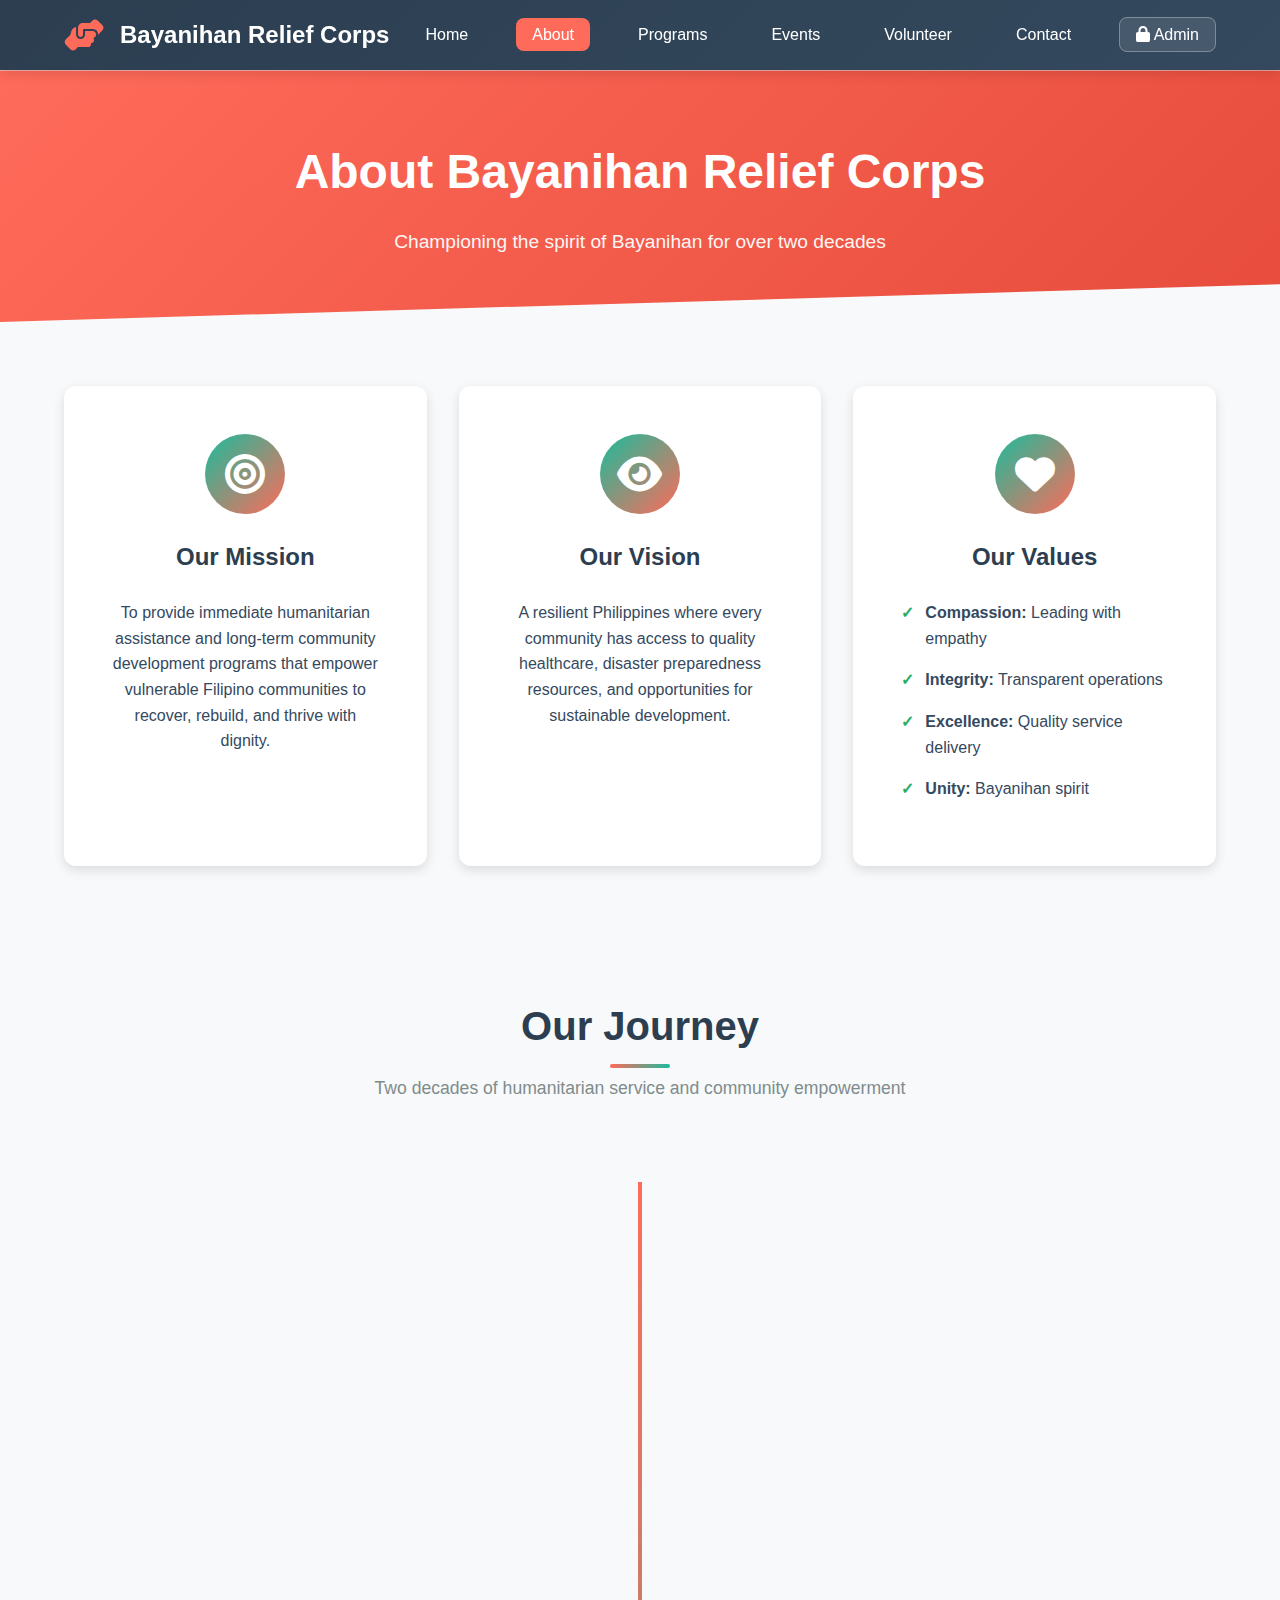
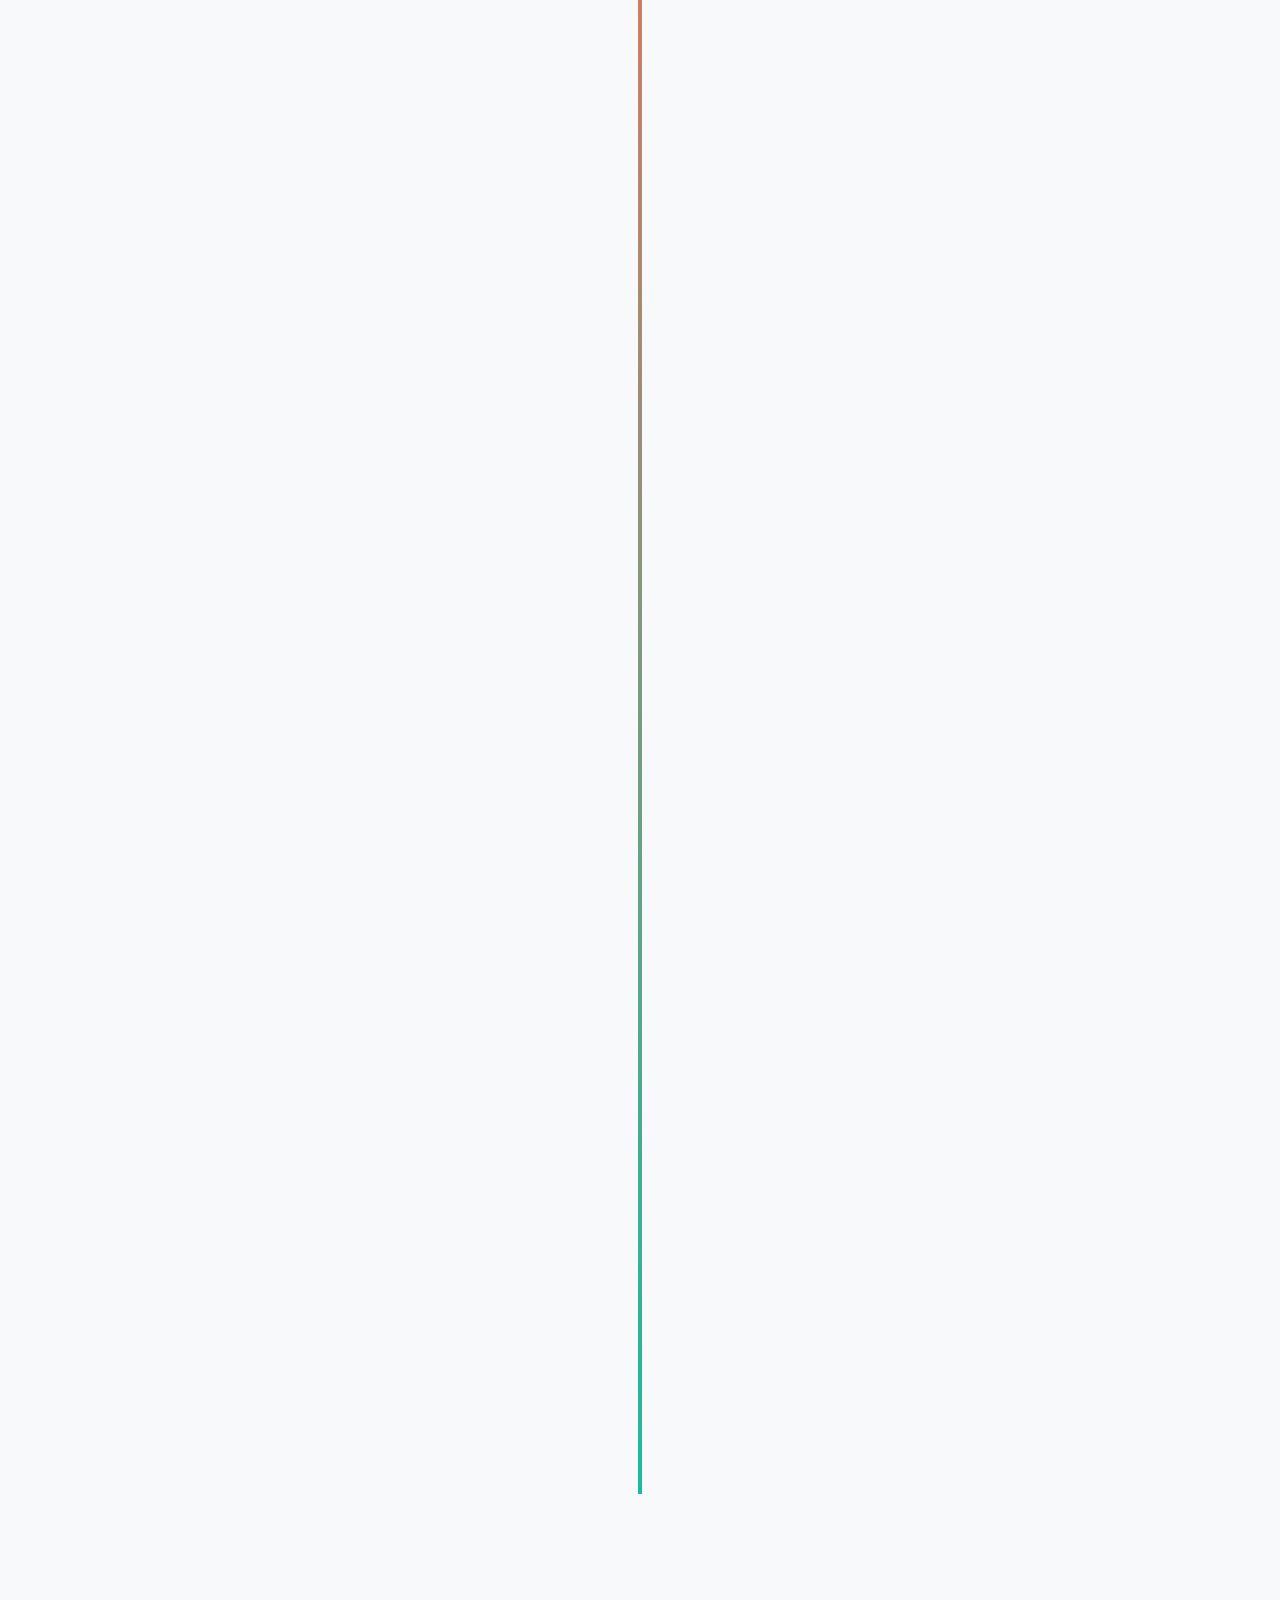
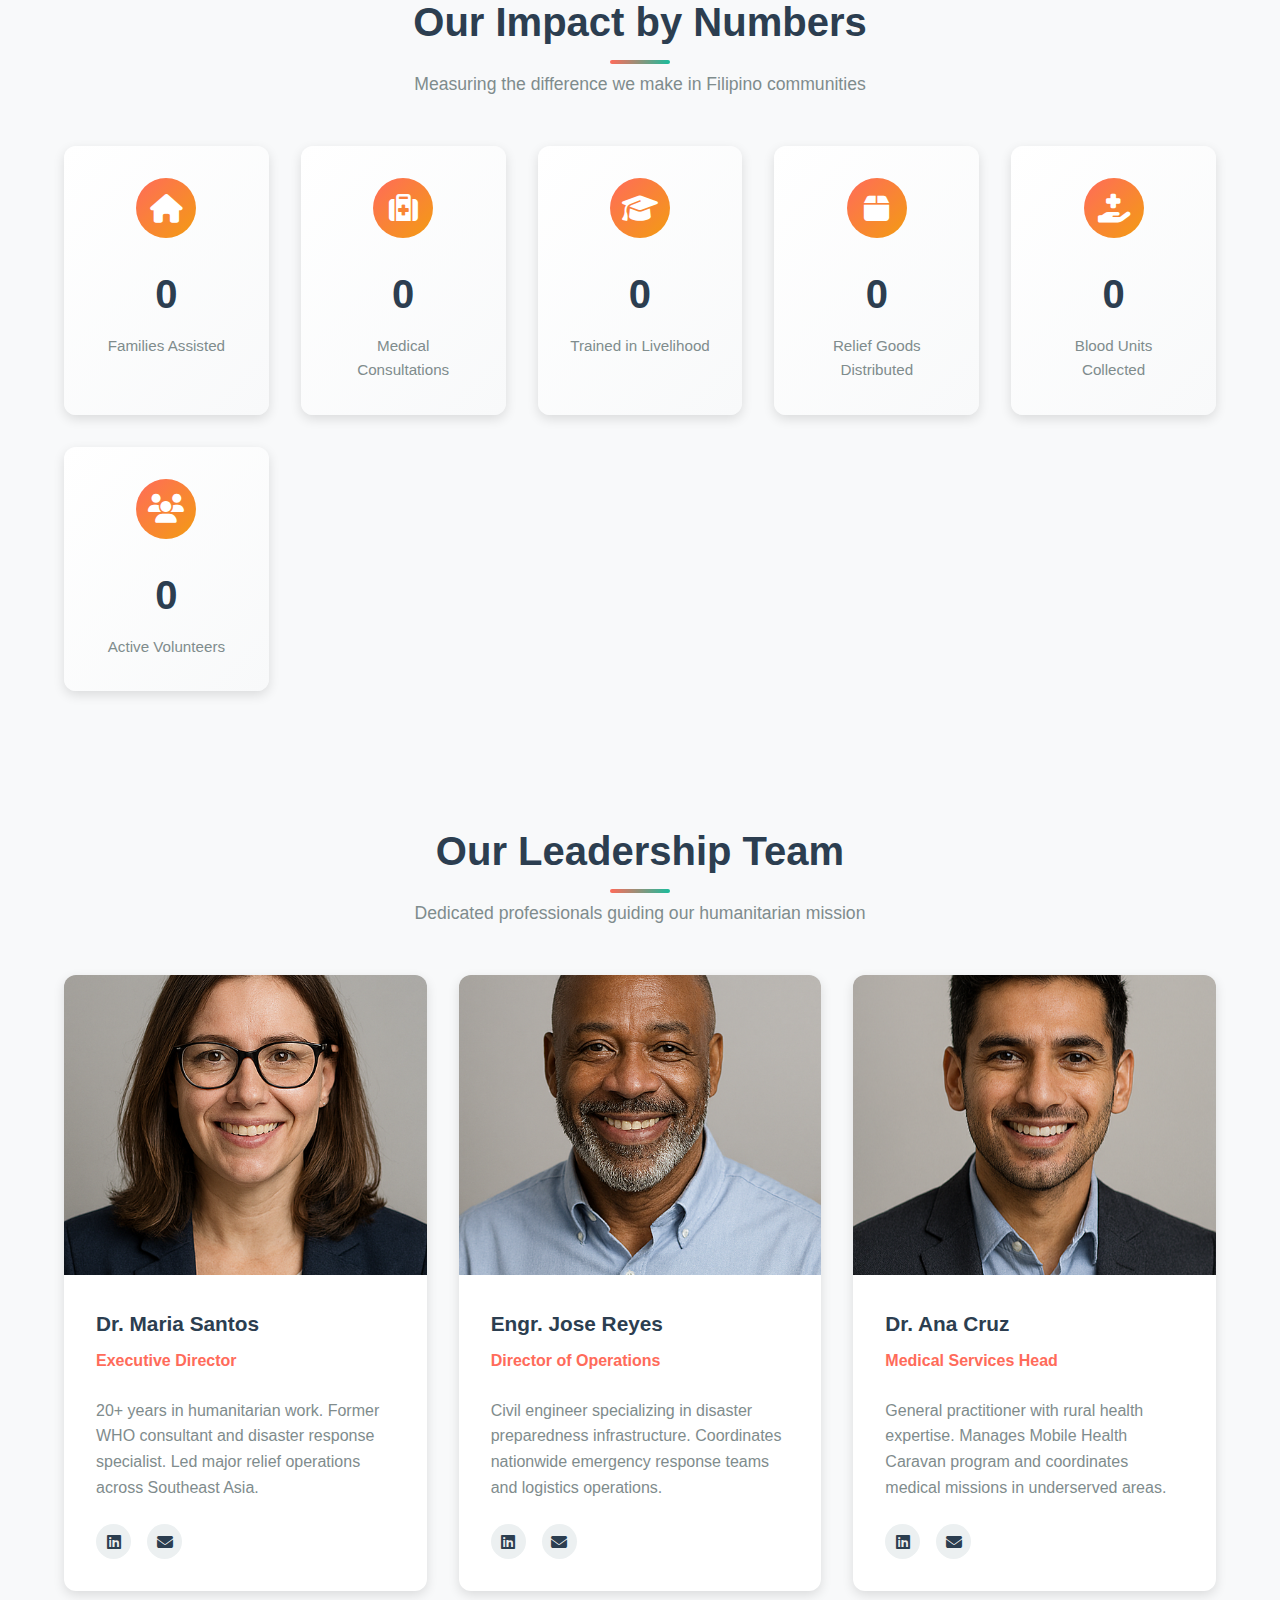
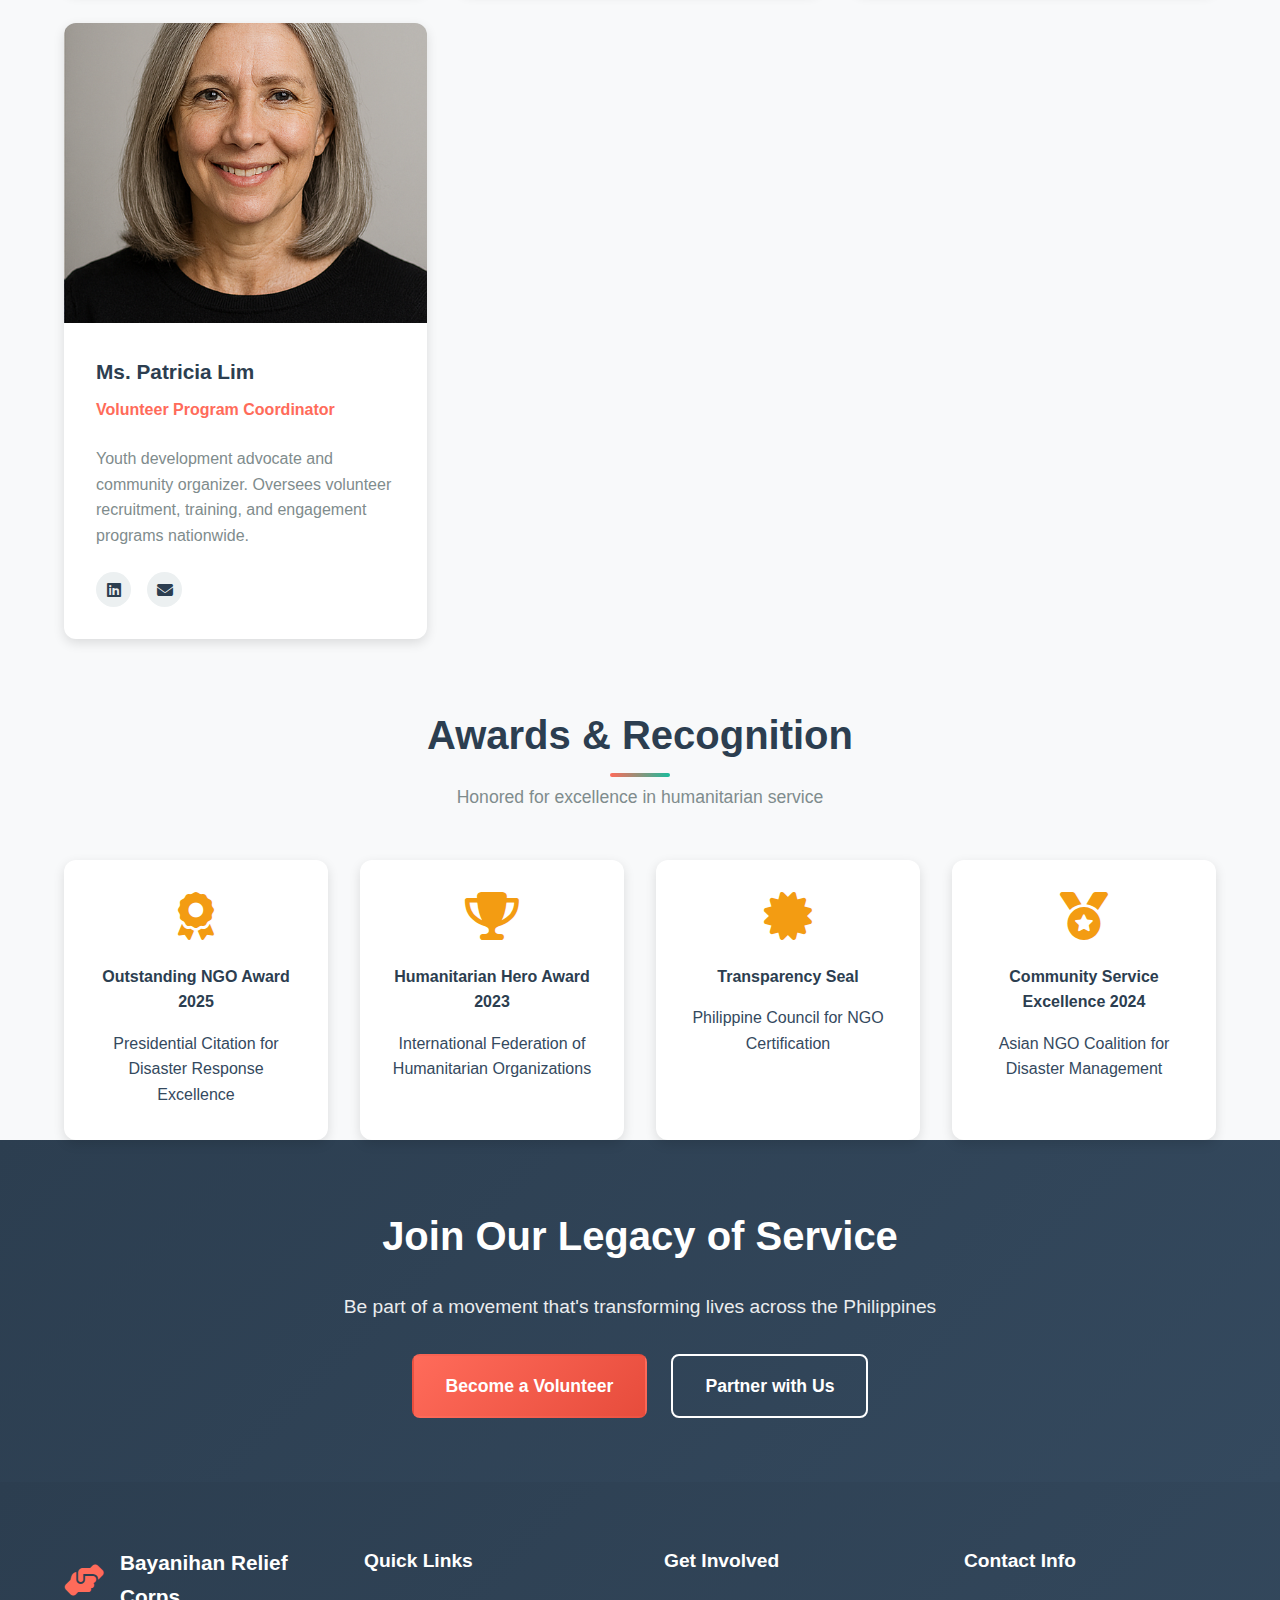
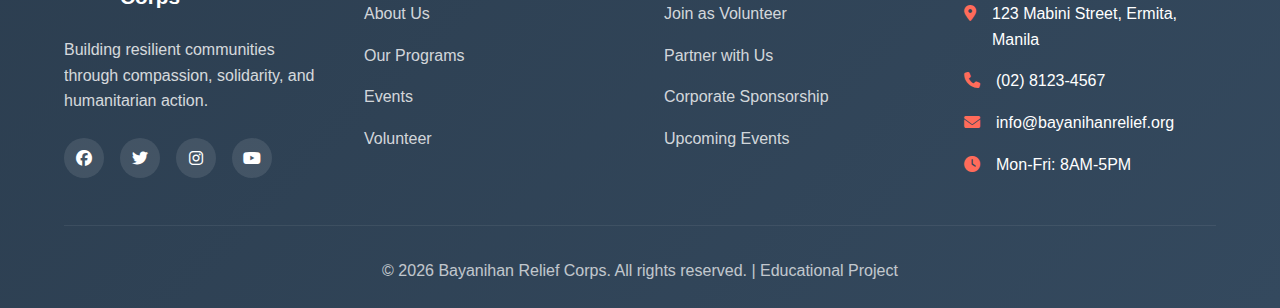
<file: about.html>
<!DOCTYPE html>
<html lang="en">
<head>
    <meta charset="UTF-8">
    <meta name="viewport" content="width=device-width, initial-scale=1.0">
    <title>About Us - Bayanihan Relief Corps</title>
    <meta name="description" content="Learn about Bayanihan Relief Corps' mission, vision, and dedicated team working for humanitarian causes.">
    <link rel="stylesheet" href="css/style.css">
    <link rel="stylesheet" href="https://cdnjs.cloudflare.com/ajax/libs/font-awesome/6.4.0/css/all.min.css">
</head>
<body>
    <!-- Navigation -->
    <nav class="navbar">
        <div class="container nav-container">
            <div class="logo">
                <i class="fas fa-hands-helping"></i>
                <span class="logo-text">Bayanihan Relief Corps</span>
            </div>
            <button class="nav-toggle" id="navToggle" aria-label="Toggle navigation">
                <span></span>
                <span></span>
                <span></span>
            </button>
            <ul class="nav-menu" id="navMenu">
                <li><a href="index.html">Home</a></li>
                <li><a href="about.html" class="active">About</a></li>
                <li><a href="programs.html">Programs</a></li>
                <li><a href="events.html">Events</a></li>
                <li><a href="volunteer.html">Volunteer</a></li>
                <li><a href="contact.html">Contact</a></li>
                <li><a href="admin.html" class="admin-link"><i class="fas fa-lock"></i> Admin</a></li>
            </ul>
        </div>
    </nav>

    <!-- Page Header -->
    <section class="page-header">
        <div class="container">
            <h1>About Bayanihan Relief Corps</h1>
            <p>Championing the spirit of Bayanihan for over two decades</p>
        </div>
    </section>

    <!-- Mission Vision Values -->
    <section class="mvv-section">
        <div class="container">
            <div class="mvv-grid">
                <div class="mvv-card">
                    <div class="mvv-icon">
                        <i class="fas fa-bullseye"></i>
                    </div>
                    <h3>Our Mission</h3>
                    <p>To provide immediate humanitarian assistance and long-term community development programs that empower vulnerable Filipino communities to recover, rebuild, and thrive with dignity.</p>
                </div>
                <div class="mvv-card">
                    <div class="mvv-icon">
                        <i class="fas fa-eye"></i>
                    </div>
                    <h3>Our Vision</h3>
                    <p>A resilient Philippines where every community has access to quality healthcare, disaster preparedness resources, and opportunities for sustainable development.</p>
                </div>
                <div class="mvv-card">
                    <div class="mvv-icon">
                        <i class="fas fa-heart"></i>
                    </div>
                    <h3>Our Values</h3>
                    <ul class="values-list">
                        <li><strong>Compassion:</strong> Leading with empathy</li>
                        <li><strong>Integrity:</strong> Transparent operations</li>
                        <li><strong>Excellence:</strong> Quality service delivery</li>
                        <li><strong>Unity:</strong> Bayanihan spirit</li>
                    </ul>
                </div>
            </div>
        </div>
    </section>

    <!-- Our Story Timeline -->
    <section class="timeline-section">
        <div class="container">
            <div class="section-header">
                <h2>Our Journey</h2>
                <p>Two decades of humanitarian service and community empowerment</p>
            </div>
            <div class="timeline">
                <div class="timeline-item" data-year="2006">
                    <div class="timeline-marker"></div>
                    <div class="timeline-content">
                        <h3>Foundation Year</h3>
                        <p>Bayanihan Relief Corps was established by a group of Filipino volunteers passionate about disaster response and community service. Started with 50 founding members in Metro Manila.</p>
                    </div>
                </div>
                <div class="timeline-item" data-year="2009">
                    <div class="timeline-marker"></div>
                    <div class="timeline-content">
                        <h3>Typhoon Ondoy Response</h3>
                        <p>Our organization mobilized over 1,000 volunteers for one of the Philippines' worst flooding disasters. Provided emergency relief to 50,000 affected families across Luzon.</p>
                    </div>
                </div>
                <div class="timeline-item" data-year="2013">
                    <div class="timeline-marker"></div>
                    <div class="timeline-content">
                        <h3>Expansion to Visayas & Mindanao</h3>
                        <p>Opened regional chapters in Cebu and Davao. Launched the Mobile Health Caravan program, bringing medical services to remote communities nationwide.</p>
                    </div>
                </div>
                <div class="timeline-item" data-year="2016">
                    <div class="timeline-marker"></div>
                    <div class="timeline-content">
                        <h3>Blood Heroes Program Launch</h3>
                        <p>Initiated the Blood Heroes initiative in partnership with major hospitals. Collected over 10,000 units in the first year, saving countless lives.</p>
                    </div>
                </div>
                <div class="timeline-item" data-year="2020">
                    <div class="timeline-marker"></div>
                    <div class="timeline-content">
                        <h3>Pandemic Response Excellence</h3>
                        <p>Adapted operations during COVID-19, delivering food packs to 200,000 families and establishing community quarantine facilities. Trained 500 health volunteers.</p>
                    </div>
                </div>
                <div class="timeline-item" data-year="2024">
                    <div class="timeline-marker"></div>
                    <div class="timeline-content">
                        <h3>Digital Transformation</h3>
                        <p>Launched digital volunteer platform and online training programs. Reached 12,000+ active volunteers and expanded operations to all 81 provinces.</p>
                    </div>
                </div>
                <div class="timeline-item" data-year="2026">
                    <div class="timeline-marker"></div>
                    <div class="timeline-content">
                        <h3>20th Anniversary</h3>
                        <p>Celebrating two decades of service with over 284,000 lives impacted. Continuing to innovate in disaster response, healthcare access, and community resilience.</p>
                    </div>
                </div>
            </div>
        </div>
    </section>

    <!-- Impact Statistics -->
    <section class="impact-section">
        <div class="container">
            <div class="section-header">
                <h2>Our Impact by Numbers</h2>
                <p>Measuring the difference we make in Filipino communities</p>
            </div>
            <div class="impact-grid">
                <div class="impact-card">
                    <div class="impact-icon">
                        <i class="fas fa-home"></i>
                    </div>
                    <div class="impact-number" data-target="125480">0</div>
                    <div class="impact-label">Families Assisted</div>
                </div>
                <div class="impact-card">
                    <div class="impact-icon">
                        <i class="fas fa-medkit"></i>
                    </div>
                    <div class="impact-number" data-target="456789">0</div>
                    <div class="impact-label">Medical Consultations</div>
                </div>
                <div class="impact-card">
                    <div class="impact-icon">
                        <i class="fas fa-graduation-cap"></i>
                    </div>
                    <div class="impact-number" data-target="8642">0</div>
                    <div class="impact-label">Trained in Livelihood</div>
                </div>
                <div class="impact-card">
                    <div class="impact-icon">
                        <i class="fas fa-box"></i>
                    </div>
                    <div class="impact-number" data-target="2847593">0</div>
                    <div class="impact-label">Relief Goods Distributed</div>
                </div>
                <div class="impact-card">
                    <div class="impact-icon">
                        <i class="fas fa-hand-holding-medical"></i>
                    </div>
                    <div class="impact-number" data-target="34567">0</div>
                    <div class="impact-label">Blood Units Collected</div>
                </div>
                <div class="impact-card">
                    <div class="impact-icon">
                        <i class="fas fa-users"></i>
                    </div>
                    <div class="impact-number" data-target="12847">0</div>
                    <div class="impact-label">Active Volunteers</div>
                </div>
            </div>
        </div>
    </section>

    <!-- Leadership Team -->
    <section class="team-section">
        <div class="container">
            <div class="section-header">
                <h2>Our Leadership Team</h2>
                <p>Dedicated professionals guiding our humanitarian mission</p>
            </div>
            <div class="team-grid">
                <div class="team-member">
                    <div class="member-photo">
                        <img src="assets/images/member-portrait-1.png" alt="Dr. Maria Santos">
                    </div>
                    <div class="member-info">
                        <h3>Dr. Maria Santos</h3>
                        <p class="member-role">Executive Director</p>
                        <p class="member-bio">20+ years in humanitarian work. Former WHO consultant and disaster response specialist. Led major relief operations across Southeast Asia.</p>
                        <div class="member-social">
                            <a href="#"><i class="fab fa-linkedin"></i></a>
                            <a href="#"><i class="fas fa-envelope"></i></a>
                        </div>
                    </div>
                </div>
                <div class="team-member">
                    <div class="member-photo">
                        <img src="assets/images/member-portrait-2.png" alt="Engr. Jose Reyes">
                    </div>
                    <div class="member-info">
                        <h3>Engr. Jose Reyes</h3>
                        <p class="member-role">Director of Operations</p>
                        <p class="member-bio">Civil engineer specializing in disaster preparedness infrastructure. Coordinates nationwide emergency response teams and logistics operations.</p>
                        <div class="member-social">
                            <a href="#"><i class="fab fa-linkedin"></i></a>
                            <a href="#"><i class="fas fa-envelope"></i></a>
                        </div>
                    </div>
                </div>
                <div class="team-member">
                    <div class="member-photo">
                        <img src="assets/images/member-portrait-3.png" alt="Dr. Ana Cruz">
                    </div>
                    <div class="member-info">
                        <h3>Dr. Ana Cruz</h3>
                        <p class="member-role">Medical Services Head</p>
                        <p class="member-bio">General practitioner with rural health expertise. Manages Mobile Health Caravan program and coordinates medical missions in underserved areas.</p>
                        <div class="member-social">
                            <a href="#"><i class="fab fa-linkedin"></i></a>
                            <a href="#"><i class="fas fa-envelope"></i></a>
                        </div>
                    </div>
                </div>
                <div class="team-member">
                    <div class="member-photo">
                        <img src="assets/images/member-portrait-4.png" alt="Ms. Patricia Lim">
                    </div>
                    <div class="member-info">
                        <h3>Ms. Patricia Lim</h3>
                        <p class="member-role">Volunteer Program Coordinator</p>
                        <p class="member-bio">Youth development advocate and community organizer. Oversees volunteer recruitment, training, and engagement programs nationwide.</p>
                        <div class="member-social">
                            <a href="#"><i class="fab fa-linkedin"></i></a>
                            <a href="#"><i class="fas fa-envelope"></i></a>
                        </div>
                    </div>
                </div>
            </div>
        </div>
    </section>

    <!-- Partners & Recognition -->
    <section class="partners-section">
        <div class="container">
            <div class="section-header">
                <h2>Awards & Recognition</h2>
                <p>Honored for excellence in humanitarian service</p>
            </div>
            <div class="recognition-grid">
                <div class="recognition-item">
                    <i class="fas fa-award"></i>
                    <h4>Outstanding NGO Award 2025</h4>
                    <p>Presidential Citation for Disaster Response Excellence</p>
                </div>
                <div class="recognition-item">
                    <i class="fas fa-trophy"></i>
                    <h4>Humanitarian Hero Award 2023</h4>
                    <p>International Federation of Humanitarian Organizations</p>
                </div>
                <div class="recognition-item">
                    <i class="fas fa-certificate"></i>
                    <h4>Transparency Seal</h4>
                    <p>Philippine Council for NGO Certification</p>
                </div>
                <div class="recognition-item">
                    <i class="fas fa-medal"></i>
                    <h4>Community Service Excellence 2024</h4>
                    <p>Asian NGO Coalition for Disaster Management</p>
                </div>
            </div>
        </div>
    </section>

    <!-- Call to Action -->
    <section class="cta-section">
        <div class="container">
            <div class="cta-content">
                <h2>Join Our Legacy of Service</h2>
                <p>Be part of a movement that's transforming lives across the Philippines</p>
                <div class="cta-buttons">
                    <a href="volunteer.html" class="btn btn-primary btn-large">Become a Volunteer</a>
                    <a href="contact.html" class="btn btn-outline btn-large">Partner with Us</a>
                </div>
            </div>
        </div>
    </section>

    <!-- Footer -->
    <footer class="footer">
        <div class="container">
            <div class="footer-grid">
                <div class="footer-col">
                    <div class="footer-logo">
                        <i class="fas fa-hands-helping"></i>
                        <span>Bayanihan Relief Corps</span>
                    </div>
                    <p>Building resilient communities through compassion, solidarity, and humanitarian action.</p>
                    <div class="social-links">
                        <a href="#" aria-label="Facebook"><i class="fab fa-facebook"></i></a>
                        <a href="#" aria-label="Twitter"><i class="fab fa-twitter"></i></a>
                        <a href="#" aria-label="Instagram"><i class="fab fa-instagram"></i></a>
                        <a href="#" aria-label="YouTube"><i class="fab fa-youtube"></i></a>
                    </div>
                </div>
                <div class="footer-col">
                    <h4>Quick Links</h4>
                    <ul>
                        <li><a href="about.html">About Us</a></li>
                        <li><a href="programs.html">Our Programs</a></li>
                        <li><a href="events.html">Events</a></li>
                        <li><a href="volunteer.html">Volunteer</a></li>
                    </ul>
                </div>
                <div class="footer-col">
                    <h4>Get Involved</h4>
                    <ul>
                        <li><a href="volunteer.html">Join as Volunteer</a></li>
                        <li><a href="contact.html">Partner with Us</a></li>
                        <li><a href="contact.html">Corporate Sponsorship</a></li>
                        <li><a href="events.html">Upcoming Events</a></li>
                    </ul>
                </div>
                <div class="footer-col">
                    <h4>Contact Info</h4>
                    <ul class="contact-info">
                        <li><i class="fas fa-map-marker-alt"></i> 123 Mabini Street, Ermita, Manila</li>
                        <li><i class="fas fa-phone"></i> (02) 8123-4567</li>
                        <li><i class="fas fa-envelope"></i> info@bayanihanrelief.org</li>
                        <li><i class="fas fa-clock"></i> Mon-Fri: 8AM-5PM</li>
                    </ul>
                </div>
            </div>
            <div class="footer-bottom">
                <p>&copy; 2026 Bayanihan Relief Corps. All rights reserved. | Educational Project</p>
            </div>
        </div>
    </footer>

    <script src="js/storage.js"></script>
    <script src="js/stats.js"></script>
    <script src="js/main.js"></script>
</body>
</html>
</file>
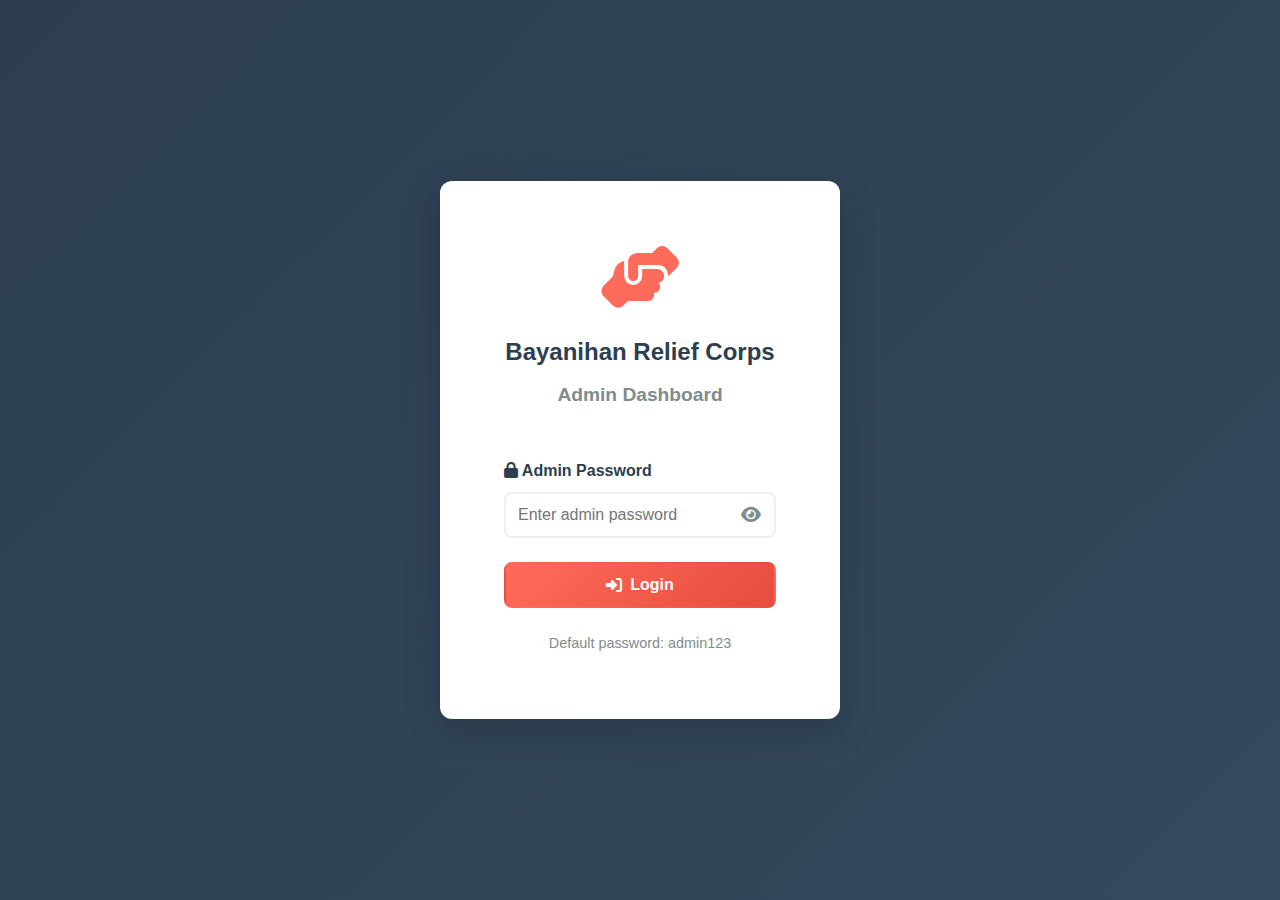
<file: admin.html>
<!DOCTYPE html>
<html lang="en">
<head>
    <meta charset="UTF-8">
    <meta name="viewport" content="width=device-width, initial-scale=1.0">
    <title>Admin Dashboard - Bayanihan Relief Corps</title>
    <meta name="description" content="Admin dashboard for managing Bayanihan Relief Corps data and submissions.">
    <link rel="stylesheet" href="css/style.css">
    <link rel="stylesheet" href="https://cdnjs.cloudflare.com/ajax/libs/font-awesome/6.4.0/css/all.min.css">
</head>
<body class="admin-page">
    <!-- Login Screen -->
    <div id="loginScreen" class="login-screen">
        <div class="login-container">
            <div class="login-header">
                <i class="fas fa-hands-helping"></i>
                <h1>Bayanihan Relief Corps</h1>
                <h2>Admin Dashboard</h2>
            </div>
            <form id="loginForm" class="login-form">
                <div class="form-group">
                    <label for="adminPassword">
                        <i class="fas fa-lock"></i> Admin Password
                    </label>
                    <div class="password-input-wrapper">
                        <input type="password" id="adminPassword" placeholder="Enter admin password" required>
                        <button type="button" class="toggle-password" onclick="togglePassword('adminPassword', this)" title="Show password">
                            <i class="fas fa-eye"></i>
                        </button>
                    </div>
                    <span class="error-message" id="loginError"></span>
                </div>
                <button type="submit" class="btn btn-primary btn-block">
                    <i class="fas fa-sign-in-alt"></i> Login
                </button>
                <p class="login-hint">Default password: admin123</p>
            </form>
        </div>
    </div>

    <!-- Admin Dashboard -->
    <div id="adminDashboard" class="admin-dashboard hidden">
        <!-- Admin Navigation -->
        <nav class="admin-navbar">
            <div class="admin-nav-content">
                <div class="admin-logo">
                    <i class="fas fa-hands-helping"></i>
                    <span>BRC Admin</span>
                </div>
                <div class="admin-actions">
                    <button class="btn btn-sm btn-secondary" onclick="changePassword()">
                        <i class="fas fa-key"></i> Change Password
                    </button>
                    <a href="index.html" class="btn btn-sm btn-outline">
                        <i class="fas fa-home"></i> Back to Site
                    </a>
                    <button class="btn btn-sm btn-danger" onclick="logout()">
                        <i class="fas fa-sign-out-alt"></i> Logout
                    </button>
                </div>
            </div>
        </nav>

        <div class="admin-container">
            <!-- Dashboard Overview -->
            <div class="dashboard-header">
                <h1>Dashboard Overview</h1>
                <p>Manage all submissions and data for Bayanihan Relief Corps</p>
            </div>

            <!-- Statistics Cards -->
            <div class="admin-stats-grid">
                <div class="admin-stat-card">
                    <div class="stat-icon volunteers">
                        <i class="fas fa-users"></i>
                    </div>
                    <div class="stat-details">
                        <div class="stat-value" id="totalVolunteers">0</div>
                        <div class="stat-label">Volunteer Registrations</div>
                    </div>
                </div>
                <div class="admin-stat-card">
                    <div class="stat-icon events">
                        <i class="fas fa-calendar-check"></i>
                    </div>
                    <div class="stat-details">
                        <div class="stat-value" id="totalEventRegs">0</div>
                        <div class="stat-label">Event Registrations</div>
                    </div>
                </div>
                <div class="admin-stat-card">
                    <div class="stat-icon contacts">
                        <i class="fas fa-envelope"></i>
                    </div>
                    <div class="stat-details">
                        <div class="stat-value" id="totalContacts">0</div>
                        <div class="stat-label">Contact Messages</div>
                    </div>
                </div>
                <div class="admin-stat-card">
                    <div class="stat-icon donations">
                        <i class="fas fa-hand-holding-heart"></i>
                    </div>
                    <div class="stat-details">
                        <div class="stat-value" id="totalDonations">0</div>
                        <div class="stat-label">Donation Allocations</div>
                    </div>
                </div>
            </div>

            <!-- Data Management Tabs -->
            <div class="admin-tabs">
                <button class="admin-tab-btn active" data-tab="volunteers">
                    <i class="fas fa-users"></i> Volunteers
                </button>
                <button class="admin-tab-btn" data-tab="events">
                    <i class="fas fa-calendar-check"></i> Event Registrations
                </button>
                <button class="admin-tab-btn" data-tab="contacts">
                    <i class="fas fa-envelope"></i> Contact Messages
                </button>
                <button class="admin-tab-btn" data-tab="donations">
                    <i class="fas fa-hand-holding-heart"></i> Donations
                </button>
            </div>

            <!-- Tab Contents -->
            <div class="admin-content">
                <!-- Volunteers Tab -->
                <div class="admin-tab-content active" id="volunteers-tab">
                    <div class="tab-header">
                        <h2><i class="fas fa-users"></i> Volunteer Registrations</h2>
                        <div class="tab-actions">
                            <input type="text" class="search-input" id="volunteerSearch" placeholder="Search volunteers...">
                            <button class="btn btn-sm btn-success" onclick="exportData('volunteers', 'csv')">
                                <i class="fas fa-file-csv"></i> Export CSV
                            </button>
                            <button class="btn btn-sm btn-primary" onclick="exportData('volunteers', 'json')">
                                <i class="fas fa-file-code"></i> Export JSON
                            </button>
                            <button class="btn btn-sm btn-danger" onclick="clearData('volunteers')">
                                <i class="fas fa-trash"></i> Clear All
                            </button>
                        </div>
                    </div>
                    <div class="data-table-container">
                        <table class="data-table" id="volunteersTable">
                            <thead>
                                <tr>
                                    <th>ID</th>
                                    <th>Name</th>
                                    <th>Email</th>
                                    <th>Phone</th>
                                    <th>Location</th>
                                    <th>Interests</th>
                                    <th>Date Registered</th>
                                    <th>Actions</th>
                                </tr>
                            </thead>
                            <tbody id="volunteersTableBody">
                                <tr class="empty-state">
                                    <td colspan="8">No volunteer registrations yet</td>
                                </tr>
                            </tbody>
                        </table>
                    </div>
                </div>

                <!-- Event Registrations Tab -->
                <div class="admin-tab-content" id="events-tab">
                    <div class="tab-header">
                        <h2><i class="fas fa-calendar-check"></i> Event Registrations</h2>
                        <div class="tab-actions">
                            <input type="text" class="search-input" id="eventSearch" placeholder="Search events...">
                            <button class="btn btn-sm btn-success" onclick="exportData('eventRegistrations', 'csv')">
                                <i class="fas fa-file-csv"></i> Export CSV
                            </button>
                            <button class="btn btn-sm btn-primary" onclick="exportData('eventRegistrations', 'json')">
                                <i class="fas fa-file-code"></i> Export JSON
                            </button>
                            <button class="btn btn-sm btn-danger" onclick="clearData('eventRegistrations')">
                                <i class="fas fa-trash"></i> Clear All
                            </button>
                        </div>
                    </div>
                    <div class="data-table-container">
                        <table class="data-table" id="eventsTable">
                            <thead>
                                <tr>
                                    <th>ID</th>
                                    <th>Event Name</th>
                                    <th>Event Date</th>
                                    <th>Participant Name</th>
                                    <th>Email</th>
                                    <th>Phone</th>
                                    <th>Type</th>
                                    <th>Date Registered</th>
                                    <th>Actions</th>
                                </tr>
                            </thead>
                            <tbody id="eventsTableBody">
                                <tr class="empty-state">
                                    <td colspan="9">No event registrations yet</td>
                                </tr>
                            </tbody>
                        </table>
                    </div>
                </div>

                <!-- Contact Messages Tab -->
                <div class="admin-tab-content" id="contacts-tab">
                    <div class="tab-header">
                        <h2><i class="fas fa-envelope"></i> Contact Messages</h2>
                        <div class="tab-actions">
                            <input type="text" class="search-input" id="contactSearch" placeholder="Search messages...">
                            <button class="btn btn-sm btn-success" onclick="exportData('contactMessages', 'csv')">
                                <i class="fas fa-file-csv"></i> Export CSV
                            </button>
                            <button class="btn btn-sm btn-primary" onclick="exportData('contactMessages', 'json')">
                                <i class="fas fa-file-code"></i> Export JSON
                            </button>
                            <button class="btn btn-sm btn-danger" onclick="clearData('contactMessages')">
                                <i class="fas fa-trash"></i> Clear All
                            </button>
                        </div>
                    </div>
                    <div class="data-table-container">
                        <table class="data-table" id="contactsTable">
                            <thead>
                                <tr>
                                    <th>ID</th>
                                    <th>Name</th>
                                    <th>Email</th>
                                    <th>Phone</th>
                                    <th>Department</th>
                                    <th>Subject</th>
                                    <th>Message</th>
                                    <th>Date Sent</th>
                                    <th>Actions</th>
                                </tr>
                            </thead>
                            <tbody id="contactsTableBody">
                                <tr class="empty-state">
                                    <td colspan="9">No contact messages yet</td>
                                </tr>
                            </tbody>
                        </table>
                    </div>
                </div>

                <!-- Donations Tab -->
                <div class="admin-tab-content" id="donations-tab">
                    <div class="tab-header">
                        <h2><i class="fas fa-hand-holding-heart"></i> Donation Allocations</h2>
                        <div class="tab-actions">
                            <input type="text" class="search-input" id="donationSearch" placeholder="Search donations...">
                            <button class="btn btn-sm btn-success" onclick="exportData('donations', 'csv')">
                                <i class="fas fa-file-csv"></i> Export CSV
                            </button>
                            <button class="btn btn-sm btn-primary" onclick="exportData('donations', 'json')">
                                <i class="fas fa-file-code"></i> Export JSON
                            </button>
                            <button class="btn btn-sm btn-danger" onclick="clearData('donations')">
                                <i class="fas fa-trash"></i> Clear All
                            </button>
                        </div>
                    </div>
                    <div class="donation-summary" id="donationSummary"></div>
                    <div class="data-table-container">
                        <table class="data-table" id="donationsTable">
                            <thead>
                                <tr>
                                    <th>ID</th>
                                    <th>Program</th>
                                    <th>Amount (₱)</th>
                                    <th>Purpose</th>
                                    <th>Date Allocated</th>
                                    <th>Actions</th>
                                </tr>
                            </thead>
                            <tbody id="donationsTableBody">
                                <tr class="empty-state">
                                    <td colspan="6">No donation allocations yet</td>
                                </tr>
                            </tbody>
                        </table>
                    </div>
                </div>
            </div>
        </div>
    </div>

    <!-- View Details Modal -->
    <div class="modal" id="detailsModal">
        <div class="modal-content modal-large">
            <button class="modal-close" onclick="closeDetailsModal()">&times;</button>
            <div class="modal-header">
                <h2 id="detailsTitle">Details</h2>
            </div>
            <div class="modal-body" id="detailsBody"></div>
        </div>
    </div>

    <!-- Change Password Modal -->
    <div class="modal" id="passwordModal">
        <div class="modal-content">
            <button class="modal-close" onclick="closePasswordModal()">&times;</button>
            <div class="modal-header">
                <h2>Change Admin Password</h2>
            </div>
            <div class="modal-body">
                <form id="changePasswordForm">
                    <span class="error-message" id="passwordChangeError"></span>
                    <div class="form-group">
                        <label for="currentPassword">Current Password *</label>
                        <div class="password-input-wrapper">
                            <input type="password" id="currentPassword" required>
                            <button type="button" class="toggle-password" onclick="togglePassword('currentPassword', this)" title="Show password">
                                <i class="fas fa-eye"></i>
                            </button>
                        </div>
                    </div>
                    <div class="form-group">
                        <label for="newPassword">New Password *</label>
                        <div class="password-input-wrapper">
                            <input type="password" id="newPassword" required minlength="6">
                            <button type="button" class="toggle-password" onclick="togglePassword('newPassword', this)" title="Show password">
                                <i class="fas fa-eye"></i>
                            </button>
                        </div>
                    </div>
                    <div class="form-group">
                        <label for="confirmPassword">Confirm New Password *</label>
                        <div class="password-input-wrapper">
                            <input type="password" id="confirmPassword" required>
                            <button type="button" class="toggle-password" onclick="togglePassword('confirmPassword', this)" title="Show password">
                                <i class="fas fa-eye"></i>
                            </button>
                        </div>
                    </div>
                    <div class="form-actions">
                        <button type="button" class="btn btn-secondary" onclick="closePasswordModal()">Cancel</button>
                        <button type="submit" class="btn btn-primary">Change Password</button>
                    </div>
                </form>
            </div>
        </div>
    </div>

    <script src="js/storage.js"></script>
    <script src="js/admin.js"></script>
</body>
</html>
</file>
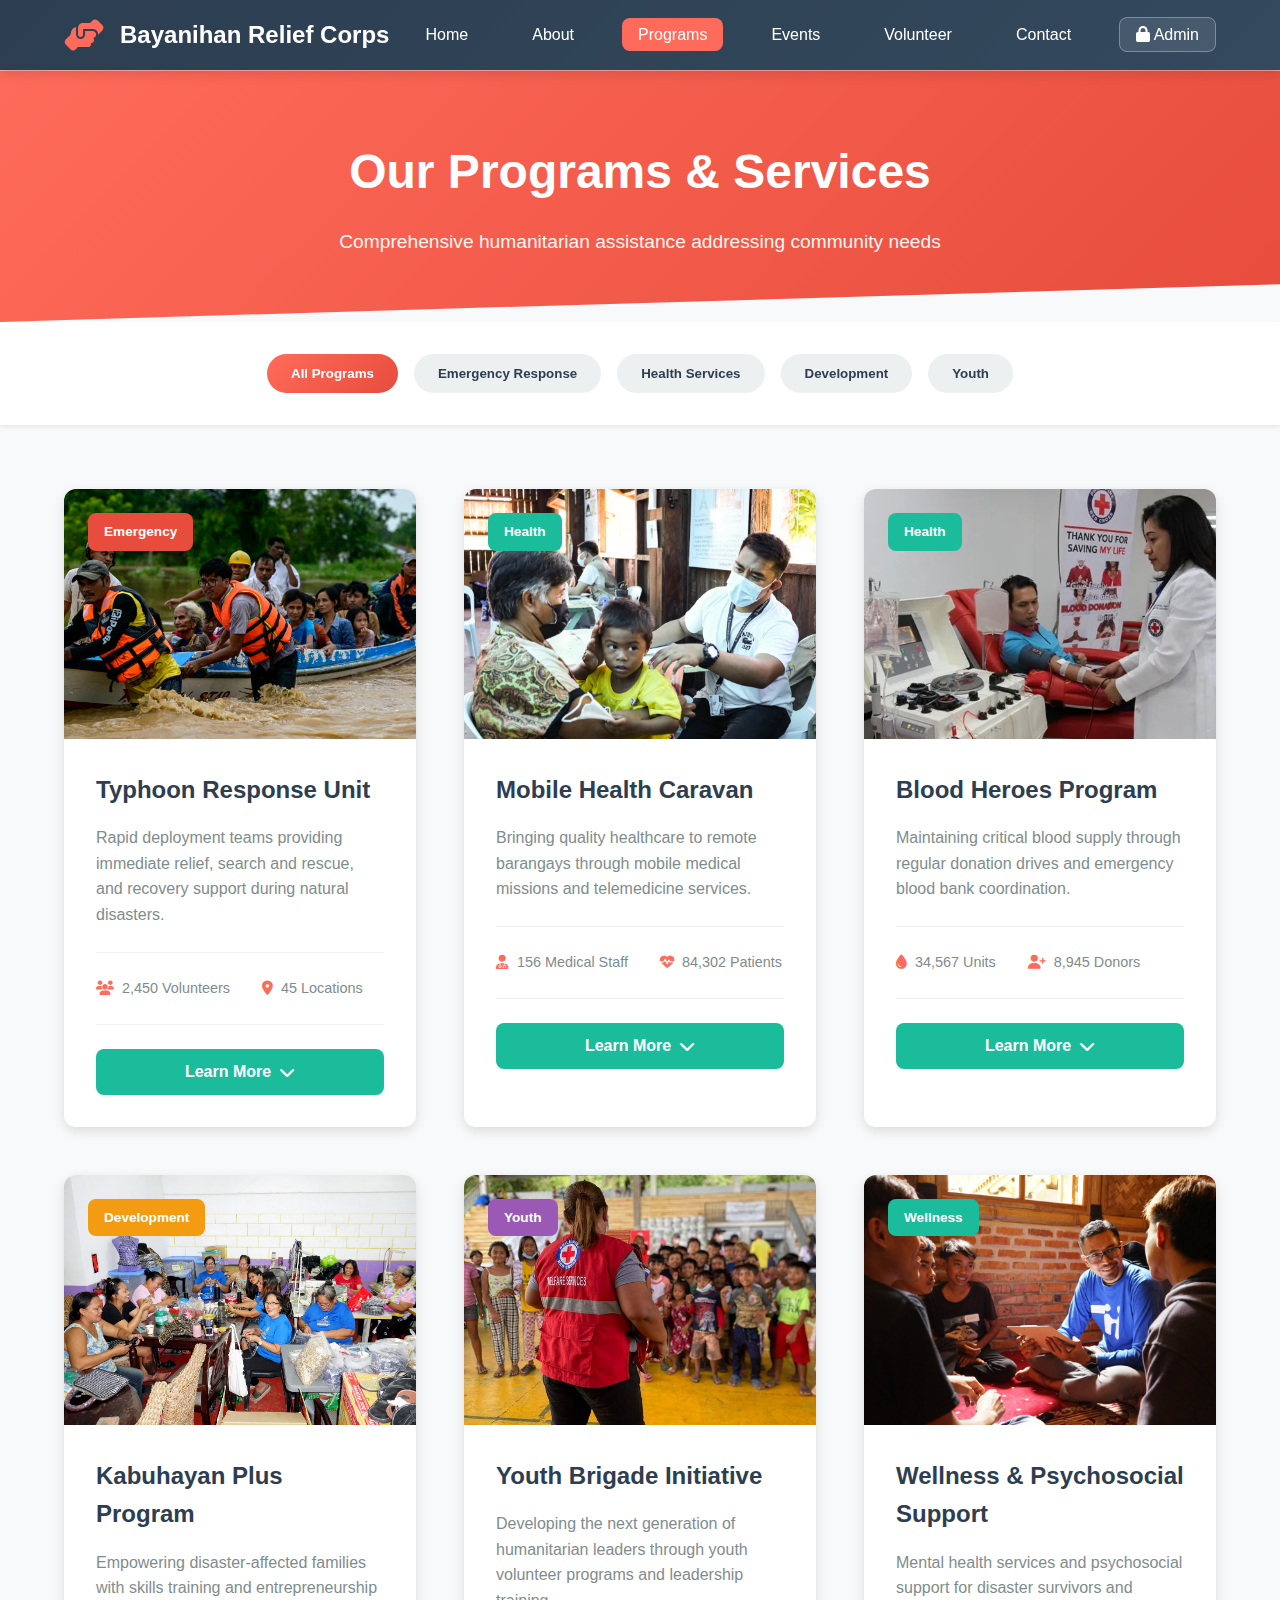
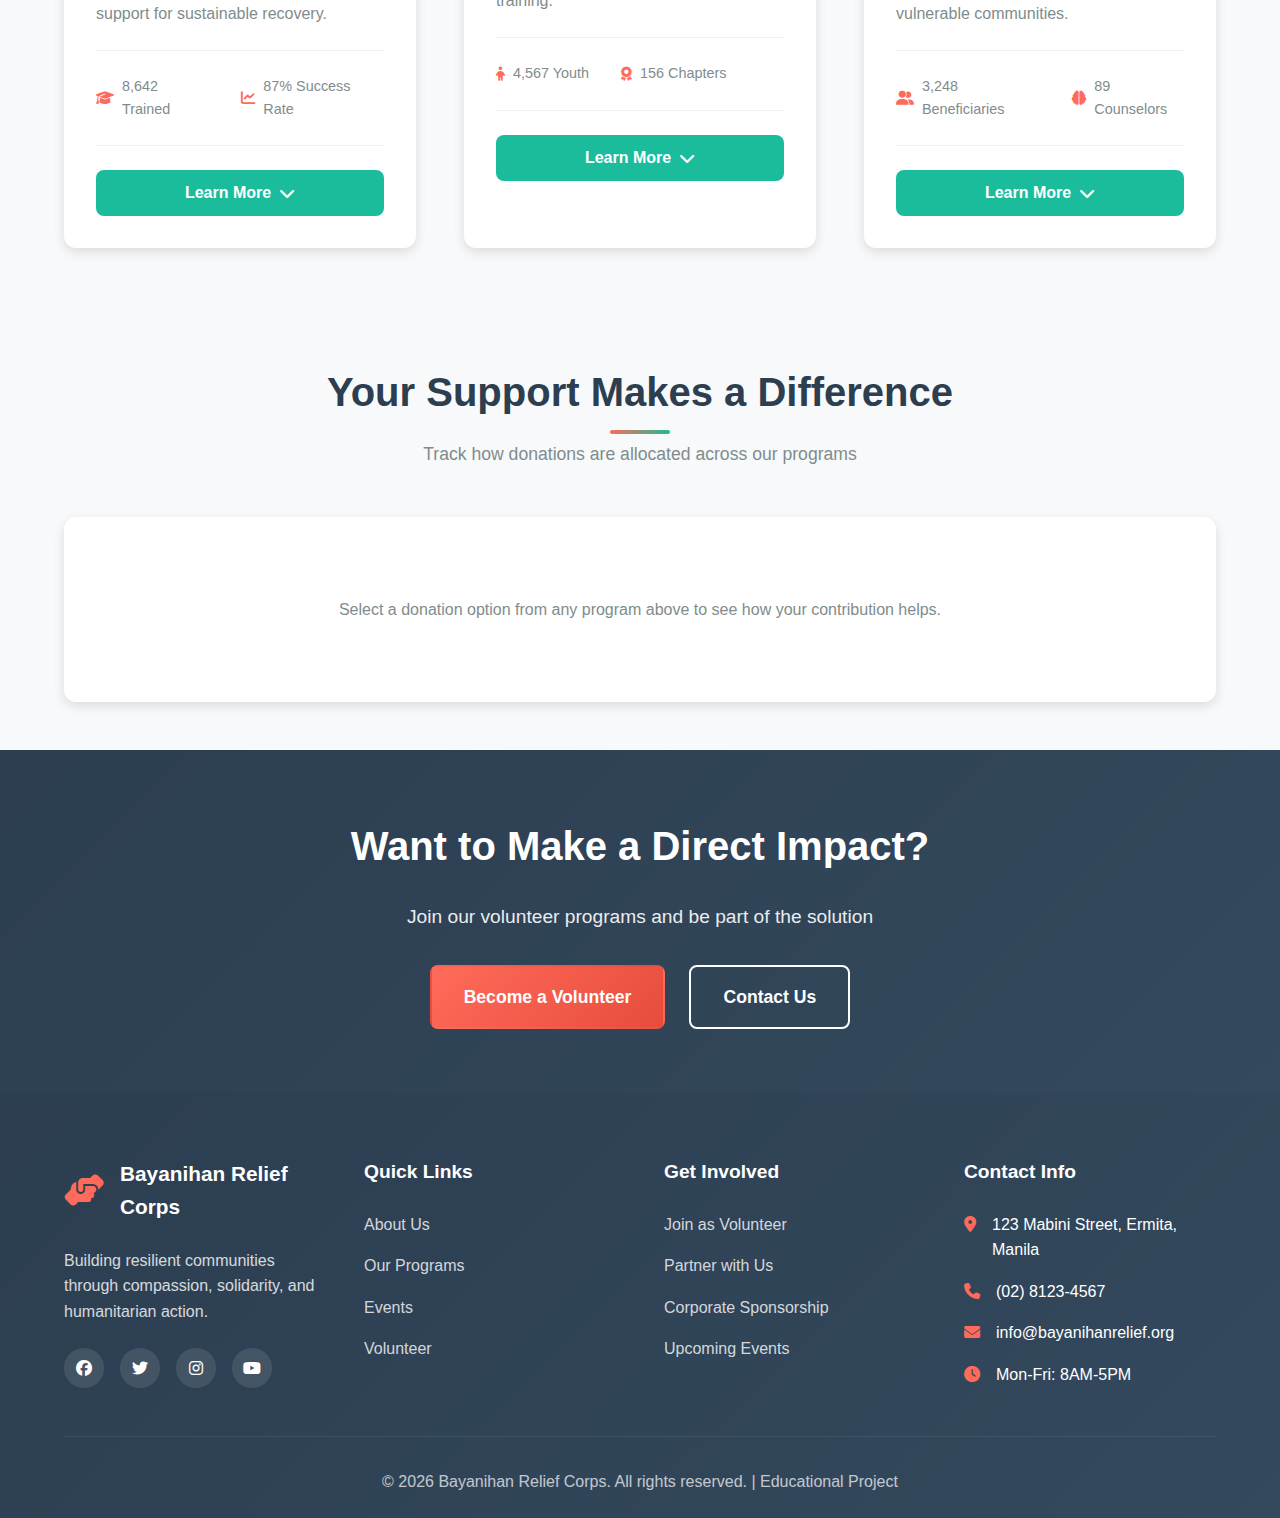
<file: programs.html>
<!DOCTYPE html>
<html lang="en">
<head>
    <meta charset="UTF-8">
    <meta name="viewport" content="width=device-width, initial-scale=1.0">
    <title>Programs - Bayanihan Relief Corps</title>
    <meta name="description" content="Explore our comprehensive humanitarian programs serving communities across the Philippines.">
    <link rel="stylesheet" href="css/style.css">
    <link rel="stylesheet" href="https://cdnjs.cloudflare.com/ajax/libs/font-awesome/6.4.0/css/all.min.css">
</head>
<body>
    <!-- Navigation -->
    <nav class="navbar">
        <div class="container nav-container">
            <div class="logo">
                <i class="fas fa-hands-helping"></i>
                <span class="logo-text">Bayanihan Relief Corps</span>
            </div>
            <button class="nav-toggle" id="navToggle" aria-label="Toggle navigation">
                <span></span>
                <span></span>
                <span></span>
            </button>
            <ul class="nav-menu" id="navMenu">
                <li><a href="index.html">Home</a></li>
                <li><a href="about.html">About</a></li>
                <li><a href="programs.html" class="active">Programs</a></li>
                <li><a href="events.html">Events</a></li>
                <li><a href="volunteer.html">Volunteer</a></li>
                <li><a href="contact.html">Contact</a></li>
                <li><a href="admin.html" class="admin-link"><i class="fas fa-lock"></i> Admin</a></li>
            </ul>
        </div>
    </nav>

    <!-- Page Header -->
    <section class="page-header">
        <div class="container">
            <h1>Our Programs & Services</h1>
            <p>Comprehensive humanitarian assistance addressing community needs</p>
        </div>
    </section>

    <!-- Program Filters -->
    <section class="filter-section">
        <div class="container">
            <div class="filter-buttons">
                <button class="filter-btn active" data-filter="all">All Programs</button>
                <button class="filter-btn" data-filter="emergency">Emergency Response</button>
                <button class="filter-btn" data-filter="health">Health Services</button>
                <button class="filter-btn" data-filter="development">Development</button>
                <button class="filter-btn" data-filter="youth">Youth</button>
            </div>
        </div>
    </section>

    <!-- Programs Grid -->
    <section class="programs-section">
        <div class="container">
            <div class="programs-grid">
                <!-- Disaster Response Program -->
                <div class="program-card" data-category="emergency" id="disaster">
                    <div class="program-image">
                        <img src="assets/images/Programs_Services Cards-1-Disaster response.jpg" alt="Disaster Response">
                        <span class="program-badge emergency">Emergency</span>
                    </div>
                    <div class="program-content">
                        <h3>Typhoon Response Unit</h3>
                        <p class="program-excerpt">Rapid deployment teams providing immediate relief, search and rescue, and recovery support during natural disasters.</p>
                        <div class="program-stats">
                            <div class="stat-item">
                                <i class="fas fa-users"></i>
                                <span>2,450 Volunteers</span>
                            </div>
                            <div class="stat-item">
                                <i class="fas fa-map-marker-alt"></i>
                                <span>45 Locations</span>
                            </div>
                        </div>
                        <button class="btn btn-secondary expand-btn" onclick="toggleProgramDetails(this)">
                            Learn More <i class="fas fa-chevron-down"></i>
                        </button>
                        <div class="program-details">
                            <h4>Program Overview</h4>
                            <p>Our Typhoon Response Unit is a highly trained team of volunteers equipped to respond within 24 hours of a disaster declaration. We provide emergency shelter, food distribution, medical assistance, and debris clearing operations.</p>
                            
                            <h4>Key Services</h4>
                            <ul>
                                <li>Emergency evacuation assistance and temporary shelter management</li>
                                <li>Relief goods distribution (food packs, hygiene kits, clothing)</li>
                                <li>Search and rescue operations in coordination with local authorities</li>
                                <li>Post-disaster assessment and recovery planning</li>
                                <li>Psychosocial first aid for trauma survivors</li>
                            </ul>

                            <h4>Impact Statistics (2025)</h4>
                            <div class="impact-metrics">
                                <div class="metric-box">
                                    <strong>15,847</strong>
                                    <span>Families Evacuated</span>
                                </div>
                                <div class="metric-box">
                                    <strong>124,500</strong>
                                    <span>Relief Packs Distributed</span>
                                </div>
                                <div class="metric-box">
                                    <strong>₱45M</strong>
                                    <span>Aid Delivered</span>
                                </div>
                            </div>

                            <h4>Support This Program</h4>
                            <div class="donation-options">
                                <button class="donate-option" onclick="allocateDonation('disaster', 500)">₱500 - Emergency Kit</button>
                                <button class="donate-option" onclick="allocateDonation('disaster', 1000)">₱1,000 - Family Food Pack</button>
                                <button class="donate-option" onclick="allocateDonation('disaster', 5000)">₱5,000 - Shelter Materials</button>
                            </div>
                        </div>
                    </div>
                </div>

                <!-- Health Services Program -->
                <div class="program-card" data-category="health" id="health">
                    <div class="program-image">
                        <img src="assets/images/Programs_Services Cards-2-Health services.jpeg" alt="Mobile Health Caravan">
                        <span class="program-badge health">Health</span>
                    </div>
                    <div class="program-content">
                        <h3>Mobile Health Caravan</h3>
                        <p class="program-excerpt">Bringing quality healthcare to remote barangays through mobile medical missions and telemedicine services.</p>
                        <div class="program-stats">
                            <div class="stat-item">
                                <i class="fas fa-user-md"></i>
                                <span>156 Medical Staff</span>
                            </div>
                            <div class="stat-item">
                                <i class="fas fa-heartbeat"></i>
                                <span>84,302 Patients</span>
                            </div>
                        </div>
                        <button class="btn btn-secondary expand-btn" onclick="toggleProgramDetails(this)">
                            Learn More <i class="fas fa-chevron-down"></i>
                        </button>
                        <div class="program-details">
                            <h4>Program Overview</h4>
                            <p>The Mobile Health Caravan addresses healthcare gaps in underserved communities by deploying fully equipped medical units to remote areas. Our volunteer doctors, nurses, and paramedics provide free consultations, basic treatments, and health education.</p>
                            
                            <h4>Services Offered</h4>
                            <ul>
                                <li>General medical consultations and health screenings</li>
                                <li>Pediatric care and immunization programs</li>
                                <li>Dental checkups and basic treatments</li>
                                <li>Maternal health services and prenatal care</li>
                                <li>Free medicine distribution for common ailments</li>
                                <li>Health education and preventive care workshops</li>
                            </ul>

                            <h4>2025 Achievements</h4>
                            <div class="impact-metrics">
                                <div class="metric-box">
                                    <strong>84,302</strong>
                                    <span>Patients Treated</span>
                                </div>
                                <div class="metric-box">
                                    <strong>156</strong>
                                    <span>Medical Missions</span>
                                </div>
                                <div class="metric-box">
                                    <strong>72</strong>
                                    <span>Barangays Reached</span>
                                </div>
                            </div>

                            <h4>Support Healthcare Access</h4>
                            <div class="donation-options">
                                <button class="donate-option" onclick="allocateDonation('health', 300)">₱300 - Medicine Pack</button>
                                <button class="donate-option" onclick="allocateDonation('health', 1500)">₱1,500 - Mobile Clinic Fuel</button>
                                <button class="donate-option" onclick="allocateDonation('health', 10000)">₱10,000 - Medical Equipment</button>
                            </div>
                        </div>
                    </div>
                </div>

                <!-- Blood Program -->
                <div class="program-card" data-category="health" id="blood">
                    <div class="program-image">
                        <img src="assets/images/Programs_Services Cards-3-Blood program.jpeg" alt="Blood Heroes Program">
                        <span class="program-badge health">Health</span>
                    </div>
                    <div class="program-content">
                        <h3>Blood Heroes Program</h3>
                        <p class="program-excerpt">Maintaining critical blood supply through regular donation drives and emergency blood bank coordination.</p>
                        <div class="program-stats">
                            <div class="stat-item">
                                <i class="fas fa-tint"></i>
                                <span>34,567 Units</span>
                            </div>
                            <div class="stat-item">
                                <i class="fas fa-user-plus"></i>
                                <span>8,945 Donors</span>
                            </div>
                        </div>
                        <button class="btn btn-secondary expand-btn" onclick="toggleProgramDetails(this)">
                            Learn More <i class="fas fa-chevron-down"></i>
                        </button>
                        <div class="program-details">
                            <h4>Program Overview</h4>
                            <p>Blood Heroes addresses the critical shortage of blood supply in Philippine hospitals. We organize regular blood donation drives, maintain a database of volunteer donors, and coordinate emergency blood requests 24/7.</p>
                            
                            <h4>How It Works</h4>
                            <ul>
                                <li>Quarterly blood donation drives in major cities and universities</li>
                                <li>Mobile blood donation units for workplace and community drives</li>
                                <li>24/7 emergency blood request hotline and coordination</li>
                                <li>Donor registry and notification system for rare blood types</li>
                                <li>Blood typing and screening services</li>
                                <li>Health education on the importance of blood donation</li>
                            </ul>

                            <h4>Program Impact</h4>
                            <div class="impact-metrics">
                                <div class="metric-box">
                                    <strong>34,567</strong>
                                    <span>Blood Units Collected</span>
                                </div>
                                <div class="metric-box">
                                    <strong>103,701</strong>
                                    <span>Potential Lives Saved</span>
                                </div>
                                <div class="metric-box">
                                    <strong>245</strong>
                                    <span>Donation Events</span>
                                </div>
                            </div>

                            <h4>Become a Blood Hero</h4>
                            <div class="donation-options">
                                <button class="donate-option" onclick="window.location.href='volunteer.html'">Register as Donor</button>
                                <button class="donate-option" onclick="allocateDonation('blood', 2000)">₱2,000 - Blood Drive Equipment</button>
                                <button class="donate-option" onclick="allocateDonation('blood', 5000)">₱5,000 - Mobile Unit Operations</button>
                            </div>
                        </div>
                    </div>
                </div>

                <!-- Livelihood Program -->
                <div class="program-card" data-category="development" id="livelihood">
                    <div class="program-image">
                        <img src="assets/images/Programs_Services Cards-4-Livelihood training.jpg" alt="Kabuhayan Plus Program">
                        <span class="program-badge development">Development</span>
                    </div>
                    <div class="program-content">
                        <h3>Kabuhayan Plus Program</h3>
                        <p class="program-excerpt">Empowering disaster-affected families with skills training and entrepreneurship support for sustainable recovery.</p>
                        <div class="program-stats">
                            <div class="stat-item">
                                <i class="fas fa-graduation-cap"></i>
                                <span>8,642 Trained</span>
                            </div>
                            <div class="stat-item">
                                <i class="fas fa-chart-line"></i>
                                <span>87% Success Rate</span>
                            </div>
                        </div>
                        <button class="btn btn-secondary expand-btn" onclick="toggleProgramDetails(this)">
                            Learn More <i class="fas fa-chevron-down"></i>
                        </button>
                        <div class="program-details">
                            <h4>Program Overview</h4>
                            <p>Kabuhayan Plus goes beyond immediate relief by providing disaster survivors with practical skills and business capital to rebuild their livelihoods. We offer training in various trades and provide starter kits to launch microenterprises.</p>
                            
                            <h4>Training Programs</h4>
                            <ul>
                                <li>Food processing and preservation techniques</li>
                                <li>Sewing, tailoring, and garment production</li>
                                <li>Small-scale agriculture and urban gardening</li>
                                <li>Handicrafts and artisan product development</li>
                                <li>Digital literacy and online selling platforms</li>
                                <li>Basic bookkeeping and business management</li>
                            </ul>

                            <h4>Success Stories</h4>
                            <div class="impact-metrics">
                                <div class="metric-box">
                                    <strong>8,642</strong>
                                    <span>Individuals Trained</span>
                                </div>
                                <div class="metric-box">
                                    <strong>2,145</strong>
                                    <span>Businesses Launched</span>
                                </div>
                                <div class="metric-box">
                                    <strong>87%</strong>
                                    <span>Still Operating</span>
                                </div>
                            </div>

                            <h4>Support Livelihood Programs</h4>
                            <div class="donation-options">
                                <button class="donate-option" onclick="allocateDonation('livelihood', 1000)">₱1,000 - Training Materials</button>
                                <button class="donate-option" onclick="allocateDonation('livelihood', 3000)">₱3,000 - Starter Kit</button>
                                <button class="donate-option" onclick="allocateDonation('livelihood', 10000)">₱10,000 - Business Capital</button>
                            </div>
                        </div>
                    </div>
                </div>

                <!-- Youth Program -->
                <div class="program-card" data-category="youth" id="youth">
                    <div class="program-image">
                        <img src="assets/images/Programs_Services Cards-5-Youth volunteers.jpg" alt="Youth Brigade">
                        <span class="program-badge youth">Youth</span>
                    </div>
                    <div class="program-content">
                        <h3>Youth Brigade Initiative</h3>
                        <p class="program-excerpt">Developing the next generation of humanitarian leaders through youth volunteer programs and leadership training.</p>
                        <div class="program-stats">
                            <div class="stat-item">
                                <i class="fas fa-child"></i>
                                <span>4,567 Youth</span>
                            </div>
                            <div class="stat-item">
                                <i class="fas fa-award"></i>
                                <span>156 Chapters</span>
                            </div>
                        </div>
                        <button class="btn btn-secondary expand-btn" onclick="toggleProgramDetails(this)">
                            Learn More <i class="fas fa-chevron-down"></i>
                        </button>
                        <div class="program-details">
                            <h4>Program Overview</h4>
                            <p>Youth Brigade mobilizes students and young professionals aged 15-30 to become active volunteers and community leaders. Through structured training and hands-on experience, we cultivate a culture of service among Filipino youth.</p>
                            
                            <h4>Youth Activities</h4>
                            <ul>
                                <li>First aid and disaster preparedness training</li>
                                <li>Community service projects and outreach programs</li>
                                <li>Environmental conservation and tree-planting initiatives</li>
                                <li>Peer education on health and wellness topics</li>
                                <li>Leadership development workshops and seminars</li>
                                <li>Youth-led fundraising and awareness campaigns</li>
                            </ul>

                            <h4>Youth Impact</h4>
                            <div class="impact-metrics">
                                <div class="metric-box">
                                    <strong>4,567</strong>
                                    <span>Active Youth Members</span>
                                </div>
                                <div class="metric-box">
                                    <strong>12,450</strong>
                                    <span>Service Hours</span>
                                </div>
                                <div class="metric-box">
                                    <strong>156</strong>
                                    <span>School Chapters</span>
                                </div>
                            </div>

                            <h4>Join Youth Brigade</h4>
                            <div class="donation-options">
                                <button class="donate-option" onclick="window.location.href='volunteer.html'">Become a Youth Volunteer</button>
                                <button class="donate-option" onclick="allocateDonation('youth', 500)">₱500 - Training Materials</button>
                                <button class="donate-option" onclick="allocateDonation('youth', 2000)">₱2,000 - Chapter Support</button>
                            </div>
                        </div>
                    </div>
                </div>

                <!-- Wellness Program -->
                <div class="program-card" data-category="health" id="wellness">
                    <div class="program-image">
                        <img src="assets/images/Programs_Services Cards-6-Psychosocial support.jpg" alt="Wellness Support">
                        <span class="program-badge health">Wellness</span>
                    </div>
                    <div class="program-content">
                        <h3>Wellness & Psychosocial Support</h3>
                        <p class="program-excerpt">Mental health services and psychosocial support for disaster survivors and vulnerable communities.</p>
                        <div class="program-stats">
                            <div class="stat-item">
                                <i class="fas fa-user-friends"></i>
                                <span>3,248 Beneficiaries</span>
                            </div>
                            <div class="stat-item">
                                <i class="fas fa-brain"></i>
                                <span>89 Counselors</span>
                            </div>
                        </div>
                        <button class="btn btn-secondary expand-btn" onclick="toggleProgramDetails(this)">
                            Learn More <i class="fas fa-chevron-down"></i>
                        </button>
                        <div class="program-details">
                            <h4>Program Overview</h4>
                            <p>Recognizing that disasters affect mental health as much as physical wellbeing, our Wellness program provides professional psychosocial support to help individuals and communities recover from trauma and build resilience.</p>
                            
                            <h4>Services Provided</h4>
                            <ul>
                                <li>Individual and group counseling sessions</li>
                                <li>Psychological first aid training for frontliners</li>
                                <li>Stress management and coping skills workshops</li>
                                <li>Support groups for disaster survivors and families</li>
                                <li>Mental health awareness campaigns</li>
                                <li>Referral services to specialized mental health professionals</li>
                            </ul>

                            <h4>Program Reach</h4>
                            <div class="impact-metrics">
                                <div class="metric-box">
                                    <strong>3,248</strong>
                                    <span>Individuals Counseled</span>
                                </div>
                                <div class="metric-box">
                                    <strong>456</strong>
                                    <span>Support Sessions</span>
                                </div>
                                <div class="metric-box">
                                    <strong>89</strong>
                                    <span>Trained Counselors</span>
                                </div>
                            </div>

                            <h4>Support Mental Health Services</h4>
                            <div class="donation-options">
                                <button class="donate-option" onclick="allocateDonation('wellness', 500)">₱500 - Workshop Materials</button>
                                <button class="donate-option" onclick="allocateDonation('wellness', 2000)">₱2,000 - Counseling Session</button>
                                <button class="donate-option" onclick="allocateDonation('wellness', 5000)">₱5,000 - Training Program</button>
                            </div>
                        </div>
                    </div>
                </div>
            </div>
        </div>
    </section>

    <!-- Donation Allocation Tracker -->
    <section class="donation-tracker-section">
        <div class="container">
            <div class="section-header">
                <h2>Your Support Makes a Difference</h2>
                <p>Track how donations are allocated across our programs</p>
            </div>
            <div class="tracker-container" id="donationTracker">
                <p class="tracker-empty">Select a donation option from any program above to see how your contribution helps.</p>
            </div>
        </div>
    </section>

    <!-- Call to Action -->
    <section class="cta-section">
        <div class="container">
            <div class="cta-content">
                <h2>Want to Make a Direct Impact?</h2>
                <p>Join our volunteer programs and be part of the solution</p>
                <div class="cta-buttons">
                    <a href="volunteer.html" class="btn btn-primary btn-large">Become a Volunteer</a>
                    <a href="contact.html" class="btn btn-outline btn-large">Contact Us</a>
                </div>
            </div>
        </div>
    </section>

    <!-- Footer -->
    <footer class="footer">
        <div class="container">
            <div class="footer-grid">
                <div class="footer-col">
                    <div class="footer-logo">
                        <i class="fas fa-hands-helping"></i>
                        <span>Bayanihan Relief Corps</span>
                    </div>
                    <p>Building resilient communities through compassion, solidarity, and humanitarian action.</p>
                    <div class="social-links">
                        <a href="#" aria-label="Facebook"><i class="fab fa-facebook"></i></a>
                        <a href="#" aria-label="Twitter"><i class="fab fa-twitter"></i></a>
                        <a href="#" aria-label="Instagram"><i class="fab fa-instagram"></i></a>
                        <a href="#" aria-label="YouTube"><i class="fab fa-youtube"></i></a>
                    </div>
                </div>
                <div class="footer-col">
                    <h4>Quick Links</h4>
                    <ul>
                        <li><a href="about.html">About Us</a></li>
                        <li><a href="programs.html">Our Programs</a></li>
                        <li><a href="events.html">Events</a></li>
                        <li><a href="volunteer.html">Volunteer</a></li>
                    </ul>
                </div>
                <div class="footer-col">
                    <h4>Get Involved</h4>
                    <ul>
                        <li><a href="volunteer.html">Join as Volunteer</a></li>
                        <li><a href="contact.html">Partner with Us</a></li>
                        <li><a href="contact.html">Corporate Sponsorship</a></li>
                        <li><a href="events.html">Upcoming Events</a></li>
                    </ul>
                </div>
                <div class="footer-col">
                    <h4>Contact Info</h4>
                    <ul class="contact-info">
                        <li><i class="fas fa-map-marker-alt"></i> 123 Mabini Street, Ermita, Manila</li>
                        <li><i class="fas fa-phone"></i> (02) 8123-4567</li>
                        <li><i class="fas fa-envelope"></i> info@bayanihanrelief.org</li>
                        <li><i class="fas fa-clock"></i> Mon-Fri: 8AM-5PM</li>
                    </ul>
                </div>
            </div>
            <div class="footer-bottom">
                <p>&copy; 2026 Bayanihan Relief Corps. All rights reserved. | Educational Project</p>
            </div>
        </div>
    </footer>

    <script src="js/storage.js"></script>
    <script src="js/main.js"></script>
    <script src="js/programs.js"></script>
</body>
</html>
</file>
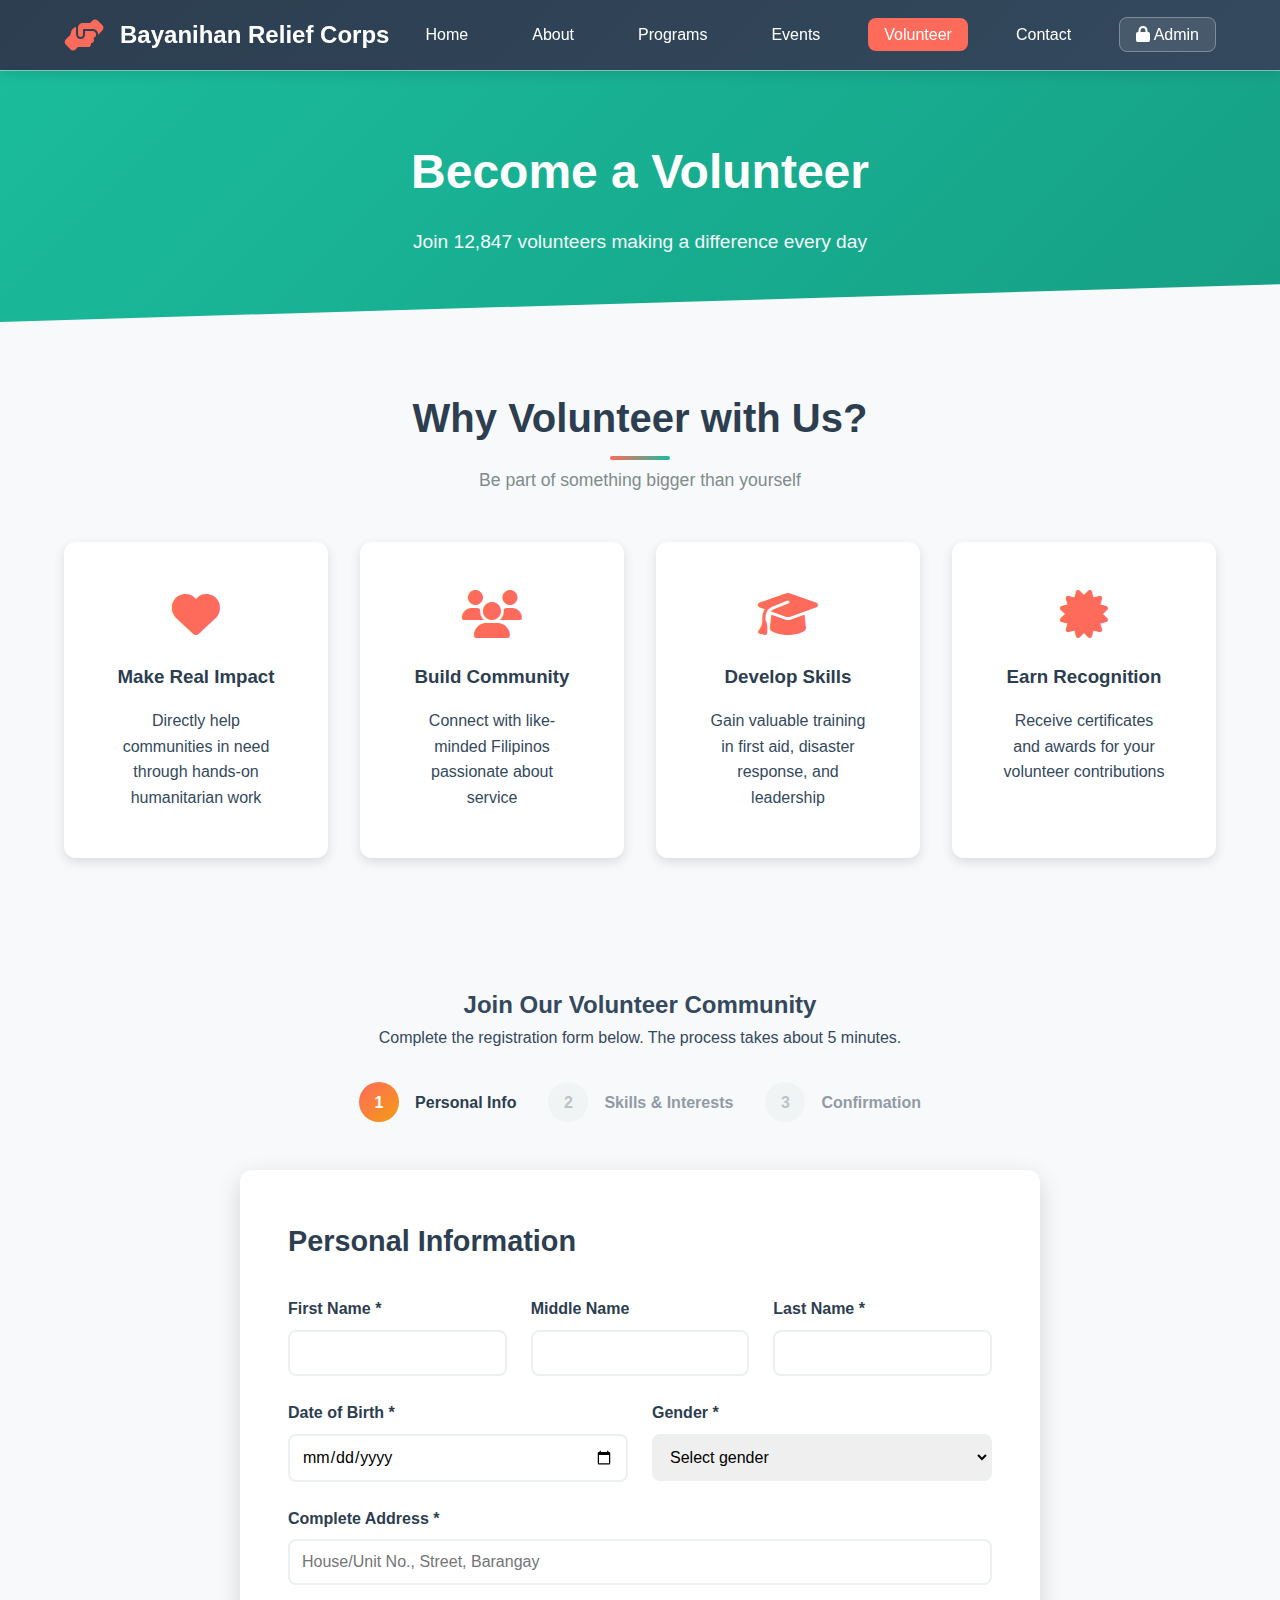
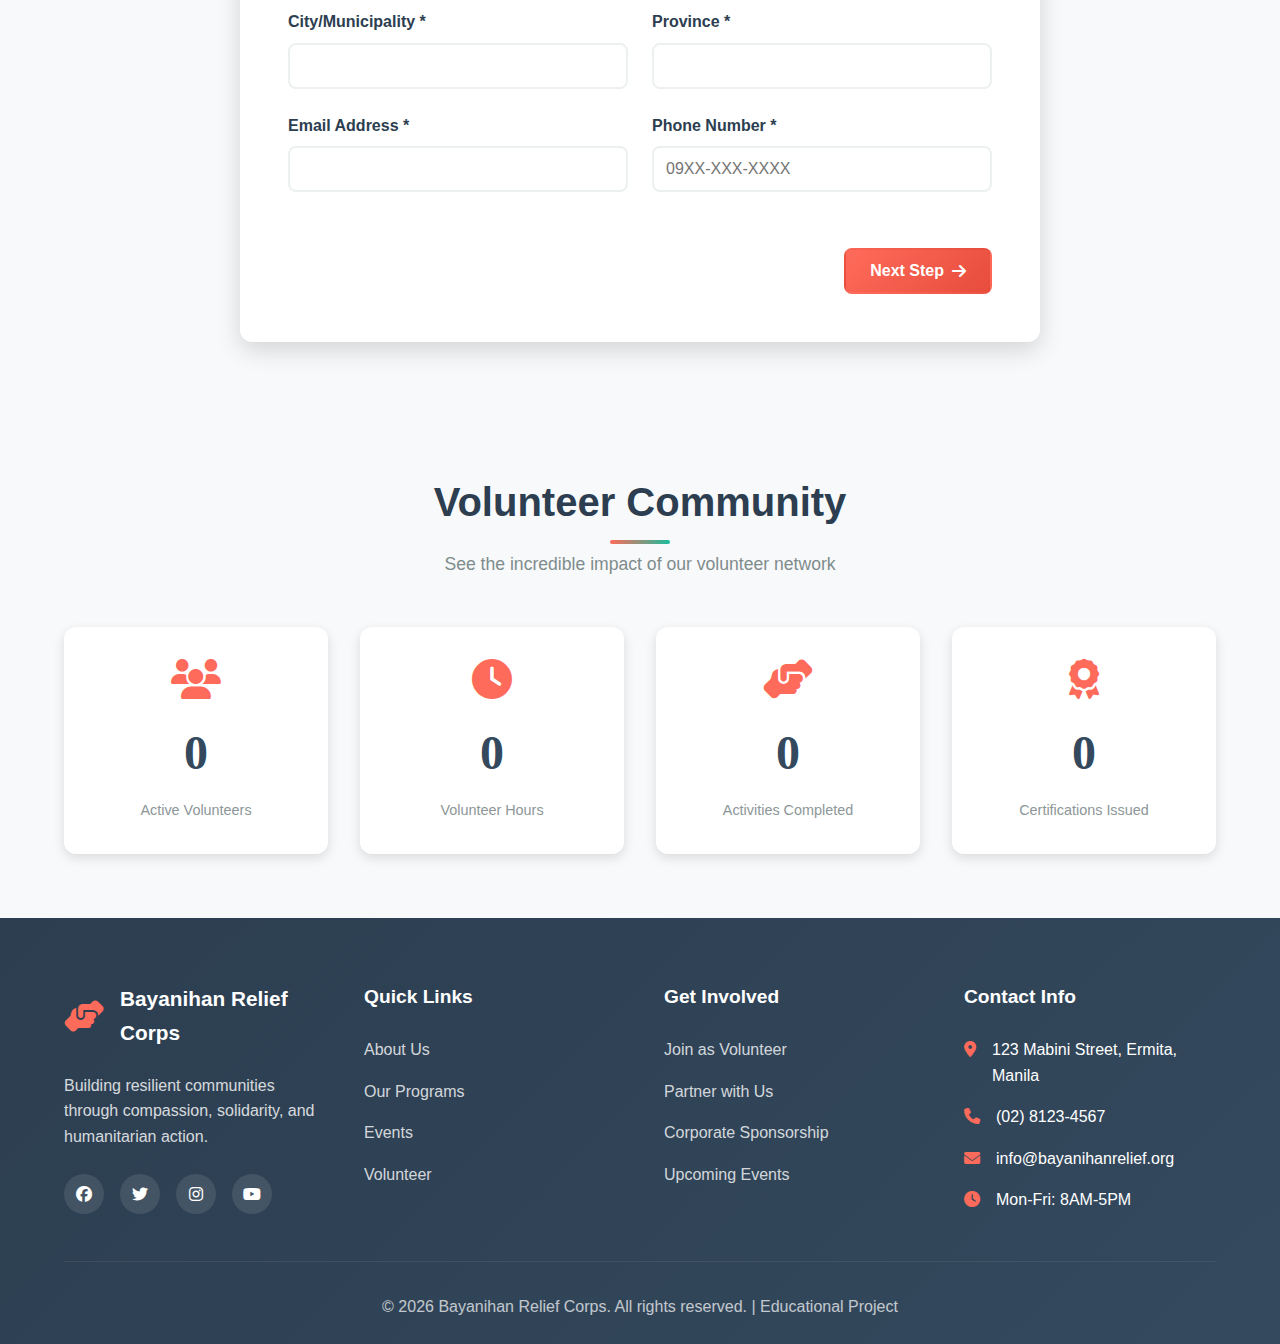
<file: volunteer.html>
<!DOCTYPE html>
<html lang="en">
<head>
    <meta charset="UTF-8">
    <meta name="viewport" content="width=device-width, initial-scale=1.0">
    <title>Volunteer - Bayanihan Relief Corps</title>
    <meta name="description" content="Join our volunteer community and make a difference in Filipino lives.">
    <link rel="stylesheet" href="css/style.css">
    <link rel="stylesheet" href="https://cdnjs.cloudflare.com/ajax/libs/font-awesome/6.4.0/css/all.min.css">
</head>
<body>
    <!-- Navigation -->
    <nav class="navbar">
        <div class="container nav-container">
            <div class="logo">
                <i class="fas fa-hands-helping"></i>
                <span class="logo-text">Bayanihan Relief Corps</span>
            </div>
            <button class="nav-toggle" id="navToggle" aria-label="Toggle navigation">
                <span></span>
                <span></span>
                <span></span>
            </button>
            <ul class="nav-menu" id="navMenu">
                <li><a href="index.html">Home</a></li>
                <li><a href="about.html">About</a></li>
                <li><a href="programs.html">Programs</a></li>
                <li><a href="events.html">Events</a></li>
                <li><a href="volunteer.html" class="active">Volunteer</a></li>
                <li><a href="contact.html">Contact</a></li>
                <li><a href="admin.html" class="admin-link"><i class="fas fa-lock"></i> Admin</a></li>
            </ul>
        </div>
    </nav>

    <!-- Page Header -->
    <section class="page-header volunteer-header">
        <div class="container">
            <h1>Become a Volunteer</h1>
            <p>Join 12,847 volunteers making a difference every day</p>
        </div>
    </section>

    <!-- Why Volunteer Section -->
    <section class="why-volunteer-section">
        <div class="container">
            <div class="section-header">
                <h2>Why Volunteer with Us?</h2>
                <p>Be part of something bigger than yourself</p>
            </div>
            <div class="benefits-grid">
                <div class="benefit-card">
                    <i class="fas fa-heart"></i>
                    <h3>Make Real Impact</h3>
                    <p>Directly help communities in need through hands-on humanitarian work</p>
                </div>
                <div class="benefit-card">
                    <i class="fas fa-users"></i>
                    <h3>Build Community</h3>
                    <p>Connect with like-minded Filipinos passionate about service</p>
                </div>
                <div class="benefit-card">
                    <i class="fas fa-graduation-cap"></i>
                    <h3>Develop Skills</h3>
                    <p>Gain valuable training in first aid, disaster response, and leadership</p>
                </div>
                <div class="benefit-card">
                    <i class="fas fa-certificate"></i>
                    <h3>Earn Recognition</h3>
                    <p>Receive certificates and awards for your volunteer contributions</p>
                </div>
            </div>
        </div>
    </section>

    <!-- Volunteer Registration Form -->
    <section class="volunteer-form-section">
        <div class="container">
            <div class="form-intro">
                <h2>Join Our Volunteer Community</h2>
                <p>Complete the registration form below. The process takes about 5 minutes.</p>
                <div class="progress-steps">
                    <div class="step active" data-step="1">
                        <div class="step-number">1</div>
                        <div class="step-label">Personal Info</div>
                    </div>
                    <div class="step" data-step="2">
                        <div class="step-number">2</div>
                        <div class="step-label">Skills & Interests</div>
                    </div>
                    <div class="step" data-step="3">
                        <div class="step-number">3</div>
                        <div class="step-label">Confirmation</div>
                    </div>
                </div>
            </div>

            <form id="volunteerForm" class="volunteer-form">
                <!-- Step 1: Personal Information -->
                <div class="form-step active" data-step="1">
                    <h3>Personal Information</h3>
                    <div class="form-row">
                        <div class="form-group">
                            <label for="firstName">First Name *</label>
                            <input type="text" id="firstName" name="firstName" required>
                            <span class="error-message"></span>
                        </div>
                        <div class="form-group">
                            <label for="middleName">Middle Name</label>
                            <input type="text" id="middleName" name="middleName">
                        </div>
                        <div class="form-group">
                            <label for="lastName">Last Name *</label>
                            <input type="text" id="lastName" name="lastName" required>
                            <span class="error-message"></span>
                        </div>
                    </div>

                    <div class="form-row">
                        <div class="form-group">
                            <label for="birthdate">Date of Birth *</label>
                            <input type="date" id="birthdate" name="birthdate" required>
                            <span class="error-message"></span>
                        </div>
                        <div class="form-group">
                            <label for="gender">Gender *</label>
                            <select id="gender" name="gender" required>
                                <option value="">Select gender</option>
                                <option value="male">Male</option>
                                <option value="female">Female</option>
                                <option value="other">Prefer not to say</option>
                            </select>
                            <span class="error-message"></span>
                        </div>
                    </div>

                    <div class="form-group">
                        <label for="address">Complete Address *</label>
                        <input type="text" id="address" name="address" placeholder="House/Unit No., Street, Barangay" required>
                        <span class="error-message"></span>
                    </div>

                    <div class="form-row">
                        <div class="form-group">
                            <label for="city">City/Municipality *</label>
                            <input type="text" id="city" name="city" required>
                            <span class="error-message"></span>
                        </div>
                        <div class="form-group">
                            <label for="province">Province *</label>
                            <input type="text" id="province" name="province" required>
                            <span class="error-message"></span>
                        </div>
                    </div>

                    <div class="form-row">
                        <div class="form-group">
                            <label for="email">Email Address *</label>
                            <input type="email" id="email" name="email" required>
                            <span class="error-message"></span>
                        </div>
                        <div class="form-group">
                            <label for="phone">Phone Number *</label>
                            <input type="tel" id="phone" name="phone" placeholder="09XX-XXX-XXXX" required>
                            <span class="error-message"></span>
                        </div>
                    </div>

                    <div class="form-actions">
                        <button type="button" class="btn btn-primary" onclick="nextStep()">Next Step <i class="fas fa-arrow-right"></i></button>
                    </div>
                </div>

                <!-- Step 2: Skills & Availability -->
                <div class="form-step" data-step="2">
                    <h3>Skills, Interests & Availability</h3>
                    
                    <div class="form-group">
                        <label for="occupation">Occupation/Profession *</label>
                        <input type="text" id="occupation" name="occupation" required>
                        <span class="error-message"></span>
                    </div>

                    <div class="form-group">
                        <label for="education">Highest Educational Attainment *</label>
                        <select id="education" name="education" required>
                            <option value="">Select education level</option>
                            <option value="highschool">High School</option>
                            <option value="vocational">Vocational/Technical</option>
                            <option value="college">College Undergraduate</option>
                            <option value="bachelor">Bachelor's Degree</option>
                            <option value="master">Master's Degree</option>
                            <option value="doctorate">Doctorate</option>
                        </select>
                        <span class="error-message"></span>
                    </div>

                    <div class="form-group">
                        <label>Areas of Interest (Select all that apply) *</label>
                        <div class="checkbox-group">
                            <label class="checkbox-label">
                                <input type="checkbox" name="interests" value="disaster-response">
                                <span>Disaster Response & Relief</span>
                            </label>
                            <label class="checkbox-label">
                                <input type="checkbox" name="interests" value="health-services">
                                <span>Health Services & Medical Missions</span>
                            </label>
                            <label class="checkbox-label">
                                <input type="checkbox" name="interests" value="blood-donation">
                                <span>Blood Donation Programs</span>
                            </label>
                            <label class="checkbox-label">
                                <input type="checkbox" name="interests" value="livelihood">
                                <span>Livelihood & Skills Training</span>
                            </label>
                            <label class="checkbox-label">
                                <input type="checkbox" name="interests" value="youth-programs">
                                <span>Youth Development Programs</span>
                            </label>
                            <label class="checkbox-label">
                                <input type="checkbox" name="interests" value="psychosocial">
                                <span>Psychosocial Support & Counseling</span>
                            </label>
                            <label class="checkbox-label">
                                <input type="checkbox" name="interests" value="fundraising">
                                <span>Fundraising & Events Management</span>
                            </label>
                            <label class="checkbox-label">
                                <input type="checkbox" name="interests" value="admin">
                                <span>Administrative & Logistics Support</span>
                            </label>
                        </div>
                        <span class="error-message"></span>
                    </div>

                    <div class="form-group">
                        <label>Special Skills (Select all that apply)</label>
                        <div class="checkbox-group">
                            <label class="checkbox-label">
                                <input type="checkbox" name="skills" value="medical">
                                <span>Medical/Healthcare (Doctor, Nurse, Paramedic)</span>
                            </label>
                            <label class="checkbox-label">
                                <input type="checkbox" name="skills" value="first-aid">
                                <span>First Aid & CPR Certified</span>
                            </label>
                            <label class="checkbox-label">
                                <input type="checkbox" name="skills" value="driving">
                                <span>Driving (with Valid License)</span>
                            </label>
                            <label class="checkbox-label">
                                <input type="checkbox" name="skills" value="communications">
                                <span>Communications & Media</span>
                            </label>
                            <label class="checkbox-label">
                                <input type="checkbox" name="skills" value="it">
                                <span>IT & Technical Support</span>
                            </label>
                            <label class="checkbox-label">
                                <input type="checkbox" name="skills" value="languages">
                                <span>Multilingual (specify in comments)</span>
                            </label>
                        </div>
                    </div>

                    <div class="form-group">
                        <label for="availability">Availability *</label>
                        <select id="availability" name="availability" required>
                            <option value="">Select your availability</option>
                            <option value="weekdays">Weekdays (Mon-Fri)</option>
                            <option value="weekends">Weekends Only</option>
                            <option value="flexible">Flexible (Any day)</option>
                            <option value="emergency">Emergency Response Only</option>
                        </select>
                        <span class="error-message"></span>
                    </div>

                    <div class="form-group">
                        <label for="hours">Hours per Week *</label>
                        <select id="hours" name="hours" required>
                            <option value="">Select hours per week</option>
                            <option value="1-5">1-5 hours</option>
                            <option value="6-10">6-10 hours</option>
                            <option value="11-20">11-20 hours</option>
                            <option value="20+">20+ hours</option>
                        </select>
                        <span class="error-message"></span>
                    </div>

                    <div class="form-group">
                        <label for="motivation">Why do you want to volunteer? *</label>
                        <textarea id="motivation" name="motivation" rows="4" required placeholder="Tell us about your motivation to serve..."></textarea>
                        <span class="error-message"></span>
                    </div>

                    <div class="form-group">
                        <label for="reference">Emergency Contact Person *</label>
                        <input type="text" id="reference" name="reference" placeholder="Name and contact number" required>
                        <span class="error-message"></span>
                    </div>

                    <div class="form-actions">
                        <button type="button" class="btn btn-secondary" onclick="prevStep()"><i class="fas fa-arrow-left"></i> Previous</button>
                        <button type="button" class="btn btn-primary" onclick="nextStep()">Next Step <i class="fas fa-arrow-right"></i></button>
                    </div>
                </div>

                <!-- Step 3: Confirmation -->
                <div class="form-step" data-step="3">
                    <h3>Review & Confirmation</h3>
                    <div class="form-summary" id="formSummary"></div>

                    <div class="form-group">
                        <label class="checkbox-label agreement">
                            <input type="checkbox" id="agreement" name="agreement" required>
                            <span>I agree to the <a href="#" onclick="openTerms(); return false;">Terms & Conditions</a> and consent to the collection of my personal data for volunteer management purposes. I understand that I may be contacted for volunteer opportunities and training programs.</span>
                        </label>
                        <span class="error-message"></span>
                    </div>

                    <div class="form-actions">
                        <button type="button" class="btn btn-secondary" onclick="prevStep()"><i class="fas fa-arrow-left"></i> Previous</button>
                        <button type="submit" class="btn btn-primary btn-large">
                            <i class="fas fa-check"></i> Complete Registration
                        </button>
                    </div>
                </div>
            </form>
        </div>
    </section>

    <!-- Success Modal -->
    <div class="modal" id="successModal">
        <div class="modal-content success-modal">
            <div class="success-icon">
                <i class="fas fa-check-circle"></i>
            </div>
            <h2>Registration Successful!</h2>
            <p>Thank you for joining Bayanihan Relief Corps. Your volunteer application has been submitted.</p>
            <div id="volunteerIdCard" class="volunteer-card"></div>
            <div class="success-actions">
                <button class="btn btn-primary" onclick="downloadVolunteerCard()">
                    <i class="fas fa-download"></i> Download Volunteer ID
                </button>
                <button class="btn btn-secondary" onclick="closeSuccessModal()">Close</button>
            </div>
        </div>
    </div>

    <!-- Volunteer Stats Dashboard -->
    <section class="volunteer-stats-section">
        <div class="container">
            <div class="section-header">
                <h2>Volunteer Community</h2>
                <p>See the incredible impact of our volunteer network</p>
            </div>
            <div class="volunteer-stats-grid">
                <div class="volunteer-stat-card">
                    <i class="fas fa-users"></i>
                    <div class="stat-number" data-target="12847">0</div>
                    <div class="stat-label">Active Volunteers</div>
                </div>
                <div class="volunteer-stat-card">
                    <i class="fas fa-clock"></i>
                    <div class="stat-number" data-target="487562">0</div>
                    <div class="stat-label">Volunteer Hours</div>
                </div>
                <div class="volunteer-stat-card">
                    <i class="fas fa-hands-helping"></i>
                    <div class="stat-number" data-target="2456">0</div>
                    <div class="stat-label">Activities Completed</div>
                </div>
                <div class="volunteer-stat-card">
                    <i class="fas fa-award"></i>
                    <div class="stat-number" data-target="8945">0</div>
                    <div class="stat-label">Certifications Issued</div>
                </div>
            </div>
        </div>
    </section>

    <!-- Footer -->
    <footer class="footer">
        <div class="container">
            <div class="footer-grid">
                <div class="footer-col">
                    <div class="footer-logo">
                        <i class="fas fa-hands-helping"></i>
                        <span>Bayanihan Relief Corps</span>
                    </div>
                    <p>Building resilient communities through compassion, solidarity, and humanitarian action.</p>
                    <div class="social-links">
                        <a href="#" aria-label="Facebook"><i class="fab fa-facebook"></i></a>
                        <a href="#" aria-label="Twitter"><i class="fab fa-twitter"></i></a>
                        <a href="#" aria-label="Instagram"><i class="fab fa-instagram"></i></a>
                        <a href="#" aria-label="YouTube"><i class="fab fa-youtube"></i></a>
                    </div>
                </div>
                <div class="footer-col">
                    <h4>Quick Links</h4>
                    <ul>
                        <li><a href="about.html">About Us</a></li>
                        <li><a href="programs.html">Our Programs</a></li>
                        <li><a href="events.html">Events</a></li>
                        <li><a href="volunteer.html">Volunteer</a></li>
                    </ul>
                </div>
                <div class="footer-col">
                    <h4>Get Involved</h4>
                    <ul>
                        <li><a href="volunteer.html">Join as Volunteer</a></li>
                        <li><a href="contact.html">Partner with Us</a></li>
                        <li><a href="contact.html">Corporate Sponsorship</a></li>
                        <li><a href="events.html">Upcoming Events</a></li>
                    </ul>
                </div>
                <div class="footer-col">
                    <h4>Contact Info</h4>
                    <ul class="contact-info">
                        <li><i class="fas fa-map-marker-alt"></i> 123 Mabini Street, Ermita, Manila</li>
                        <li><i class="fas fa-phone"></i> (02) 8123-4567</li>
                        <li><i class="fas fa-envelope"></i> info@bayanihanrelief.org</li>
                        <li><i class="fas fa-clock"></i> Mon-Fri: 8AM-5PM</li>
                    </ul>
                </div>
            </div>
            <div class="footer-bottom">
                <p>&copy; 2026 Bayanihan Relief Corps. All rights reserved. | Educational Project</p>
            </div>
        </div>
    </footer>

    <script src="js/storage.js"></script>
    <script src="js/forms.js"></script>
    <script src="js/stats.js"></script>
    <script src="js/main.js"></script>
</body>
</html>
</file>
<file: css/style.css>
/* ===================================
   BAYANIHAN RELIEF CORPS - CUSTOM CSS
   Unique Design System for NGO Website
   =================================== */

/* === ROOT VARIABLES === */
:root {
    /* Color Palette - Unique warm humanitarian theme */
    --primary-coral: #FF6B5A;
    --primary-dark: #E74C3C;
    --secondary-teal: #1ABC9C;
    --secondary-dark: #16A085;
    --accent-gold: #F39C12;
    --accent-purple: #9B59B6;
    
    /* Neutrals */
    --white: #FFFFFF;
    --off-white: #F8F9FA;
    --light-gray: #ECF0F1;
    --medium-gray: #BDC3C7;
    --dark-gray: #7F8C8D;
    --charcoal: #34495E;
    --navy: #2C3E50;
    
    /* Status Colors */
    --success: #27AE60;
    --warning: #F39C12;
    --danger: #E74C3C;
    --info: #3498DB;
    
    /* Spacing */
    --spacing-xs: 0.5rem;
    --spacing-sm: 1rem;
    --spacing-md: 1.5rem;
    --spacing-lg: 2rem;
    --spacing-xl: 3rem;
    --spacing-xxl: 4rem;
    
    /* Typography */
    --font-primary: 'Segoe UI', Tahoma, Geneva, Verdana, sans-serif;
    --font-secondary: 'Georgia', serif;
    
    /* Transitions */
    --transition-fast: 0.2s ease;
    --transition-normal: 0.3s ease;
    --transition-slow: 0.5s ease;
    
    /* Border Radius */
    --radius-sm: 4px;
    --radius-md: 8px;
    --radius-lg: 12px;
    --radius-xl: 20px;
    
    /* Shadows */
    --shadow-sm: 0 2px 4px rgba(0,0,0,0.08);
    --shadow-md: 0 4px 12px rgba(0,0,0,0.12);
    --shadow-lg: 0 8px 24px rgba(0,0,0,0.15);
    --shadow-xl: 0 12px 36px rgba(0,0,0,0.18);
}

/* === GLOBAL RESET === */
* {
    margin: 0;
    padding: 0;
    box-sizing: border-box;
}

html {
    scroll-behavior: smooth;
    font-size: 16px;
}

body {
    font-family: var(--font-primary);
    line-height: 1.6;
    color: var(--charcoal);
    background-color: var(--off-white);
    overflow-x: hidden;
}

img {
    max-width: 100%;
    height: auto;
    display: block;
}

a {
    text-decoration: none;
    color: inherit;
    transition: var(--transition-fast);
}

ul {
    list-style: none;
}

button {
    font-family: inherit;
    border: none;
    cursor: pointer;
    transition: var(--transition-fast);
}

/* === UTILITY CLASSES === */
.container {
    max-width: 1200px;
    margin: 0 auto;
    padding: 0 var(--spacing-md);
}

.hidden {
    display: none !important;
}

.text-center {
    text-align: center;
}

/* === NAVIGATION BAR === */
.navbar {
    position: sticky;
    top: 0;
    background: linear-gradient(135deg, var(--navy) 0%, var(--charcoal) 100%);
    color: var(--white);
    padding: var(--spacing-sm) 0;
    z-index: 1000;
    box-shadow: var(--shadow-md);
}

.nav-container {
    display: flex;
    justify-content: space-between;
    align-items: center;
}

.logo {
    display: flex;
    align-items: center;
    gap: var(--spacing-sm);
    font-size: 1.5rem;
    font-weight: bold;
}

.logo i {
    font-size: 2rem;
    color: var(--primary-coral);
}

.nav-menu {
    display: flex;
    gap: var(--spacing-lg);
    align-items: center;
}

.nav-menu a {
    color: var(--white);
    font-weight: 500;
    padding: var(--spacing-xs) var(--spacing-sm);
    border-radius: var(--radius-md);
    transition: var(--transition-normal);
}

.nav-menu a:hover,
.nav-menu a.active {
    background-color: var(--primary-coral);
    transform: translateY(-2px);
}

.admin-link {
    background-color: rgba(255, 255, 255, 0.1);
    border: 1px solid rgba(255, 255, 255, 0.3);
}

.admin-link:hover {
    background-color: var(--accent-purple) !important;
    border-color: var(--accent-purple);
}

.nav-toggle {
    display: none;
    flex-direction: column;
    gap: 5px;
    background: transparent;
    padding: var(--spacing-xs);
}

.nav-toggle span {
    width: 25px;
    height: 3px;
    background-color: var(--white);
    border-radius: 3px;
    transition: var(--transition-fast);
}

/* === ALERT BANNER === */
.alert-banner {
    background: linear-gradient(135deg, var(--danger) 0%, var(--primary-dark) 100%);
    color: var(--white);
    padding: var(--spacing-sm);
    text-align: center;
    position: relative;
}

.alert-banner .container {
    display: flex;
    align-items: center;
    justify-content: center;
    gap: var(--spacing-sm);
}

.alert-banner i {
    font-size: 1.2rem;
    animation: pulse 2s infinite;
}

.alert-banner a {
    color: var(--white);
    text-decoration: underline;
    font-weight: bold;
}

.close-alert {
    position: absolute;
    right: var(--spacing-md);
    background: transparent;
    color: var(--white);
    font-size: 1.5rem;
    padding: 0 var(--spacing-xs);
}

@keyframes pulse {
    0%, 100% { opacity: 1; }
    50% { opacity: 0.5; }
}

/* === HERO CAROUSEL === */
.hero-carousel {
    position: relative;
    height: 600px;
    overflow: hidden;
}

.carousel-container {
    position: relative;
    height: 100%;
}

.carousel-slide {
    position: absolute;
    width: 100%;
    height: 100%;
    opacity: 0;
    transition: opacity 1s ease;
}

.carousel-slide.active {
    opacity: 1;
}

.carousel-slide img {
    width: 100%;
    height: 100%;
    object-fit: cover;
    filter: brightness(0.7);
}

.carousel-caption {
    position: absolute;
    top: 50%;
    left: 50%;
    transform: translate(-50%, -50%);
    text-align: center;
    color: var(--white);
    width: 90%;
    max-width: 800px;
    z-index: 10;
}

.carousel-caption h1 {
    font-size: 3.5rem;
    font-weight: bold;
    margin-bottom: var(--spacing-md);
    text-shadow: 2px 2px 8px rgba(0,0,0,0.5);
    animation: fadeInUp 1s ease;
}

.carousel-caption p {
    font-size: 1.3rem;
    margin-bottom: var(--spacing-lg);
    text-shadow: 1px 1px 4px rgba(0,0,0,0.5);
    animation: fadeInUp 1.2s ease;
}

@keyframes fadeInUp {
    from {
        opacity: 0;
        transform: translateY(30px);
    }
    to {
        opacity: 1;
        transform: translateY(0);
    }
}

.carousel-control {
    position: absolute;
    top: 50%;
    transform: translateY(-50%);
    background-color: rgba(255, 255, 255, 0.3);
    color: var(--white);
    font-size: 2rem;
    padding: var(--spacing-md);
    border-radius: 50%;
    z-index: 20;
    transition: var(--transition-normal);
    backdrop-filter: blur(10px);
}

.carousel-control:hover {
    background-color: var(--primary-coral);
    transform: translateY(-50%) scale(1.1);
}

.carousel-control.prev {
    left: var(--spacing-lg);
}

.carousel-control.next {
    right: var(--spacing-lg);
}

.carousel-indicators {
    position: absolute;
    bottom: var(--spacing-lg);
    left: 50%;
    transform: translateX(-50%);
    display: flex;
    gap: var(--spacing-sm);
    z-index: 20;
}

.carousel-indicator {
    width: 12px;
    height: 12px;
    border-radius: 50%;
    background-color: rgba(255, 255, 255, 0.5);
    border: 2px solid var(--white);
    cursor: pointer;
    transition: var(--transition-fast);
}

.carousel-indicator.active {
    background-color: var(--primary-coral);
    transform: scale(1.3);
}

/* === BUTTONS === */
.btn {
    display: inline-flex;
    align-items: center;
    gap: var(--spacing-xs);
    padding: 0.75rem 1.5rem;
    font-size: 1rem;
    font-weight: 600;
    border-radius: var(--radius-md);
    transition: var(--transition-normal);
    border: 2px solid transparent;
}

.btn-primary {
    background: linear-gradient(135deg, var(--primary-coral) 0%, var(--primary-dark) 100%);
    color: var(--white);
}

.btn-primary:hover {
    transform: translateY(-3px);
    box-shadow: var(--shadow-lg);
}

.btn-secondary {
    background-color: var(--secondary-teal);
    color: var(--white);
}

.btn-secondary:hover {
    background-color: var(--secondary-dark);
    transform: translateY(-3px);
}

.btn-outline {
    background-color: transparent;
    color: var(--white);
    border-color: var(--white);
}

.btn-outline:hover {
    background-color: var(--white);
    color: var(--primary-coral);
}

.btn-large {
    padding: 1rem 2rem;
    font-size: 1.1rem;
}

.btn-block {
    width: 100%;
    justify-content: center;
}

.btn-sm {
    padding: 0.5rem 1rem;
    font-size: 0.9rem;
}

.btn-danger {
    background-color: var(--danger);
    color: var(--white);
}

.btn-success {
    background-color: var(--success);
    color: var(--white);
}

/* === STATISTICS SECTION === */
.statistics-section {
    padding: var(--spacing-xxl) 0;
    background: linear-gradient(135deg, var(--secondary-teal) 0%, var(--secondary-dark) 100%);
    color: var(--white);
    clip-path: polygon(0 10%, 100% 0, 100% 90%, 0 100%);
    margin-top: -50px;
    padding-top: calc(var(--spacing-xxl) + 50px);
    padding-bottom: calc(var(--spacing-xxl) + 50px);
}

.stats-grid {
    display: grid;
    grid-template-columns: repeat(auto-fit, minmax(250px, 1fr));
    gap: var(--spacing-lg);
}

.stat-card {
    text-align: center;
    padding: var(--spacing-lg);
    background-color: rgba(255, 255, 255, 0.1);
    border-radius: var(--radius-lg);
    backdrop-filter: blur(10px);
    transition: var(--transition-normal);
}

.stat-card:hover {
    transform: translateY(-10px);
    background-color: rgba(255, 255, 255, 0.2);
}

.stat-card i {
    font-size: 3rem;
    margin-bottom: var(--spacing-sm);
    color: var(--accent-gold);
}

.stat-number {
    font-size: 3rem;
    font-weight: bold;
    margin-bottom: var(--spacing-xs);
    font-family: var(--font-secondary);
}

.stat-label {
    font-size: 1.1rem;
    opacity: 0.9;
}

/* === CAMPAIGNS SECTION === */
.campaigns-section {
    padding: var(--spacing-xxl) 0;
}

.section-header {
    text-align: center;
    margin-bottom: var(--spacing-xl);
}

.section-header h2 {
    font-size: 2.5rem;
    color: var(--navy);
    margin-bottom: var(--spacing-sm);
    position: relative;
    display: inline-block;
}

.section-header h2::after {
    content: '';
    position: absolute;
    bottom: -10px;
    left: 50%;
    transform: translateX(-50%);
    width: 60px;
    height: 4px;
    background: linear-gradient(90deg, var(--primary-coral), var(--secondary-teal));
    border-radius: 2px;
}

.section-header p {
    font-size: 1.1rem;
    color: var(--dark-gray);
}

.campaigns-grid {
    display: grid;
    grid-template-columns: repeat(auto-fit, minmax(320px, 1fr));
    gap: var(--spacing-lg);
}

.campaign-card {
    background-color: var(--white);
    border-radius: var(--radius-lg);
    overflow: hidden;
    box-shadow: var(--shadow-md);
    transition: var(--transition-normal);
}

.campaign-card:hover {
    transform: translateY(-10px);
    box-shadow: var(--shadow-xl);
}

.campaign-card img {
    width: 100%;
    height: 250px;
    object-fit: cover;
}

.campaign-badge {
    position: absolute;
    top: var(--spacing-md);
    right: var(--spacing-md);
    padding: 0.5rem 1rem;
    border-radius: var(--radius-xl);
    font-weight: bold;
    font-size: 0.85rem;
    text-transform: uppercase;
}

.campaign-badge.urgent {
    background-color: var(--danger);
    color: var(--white);
    animation: pulse 2s infinite;
}

.campaign-badge.active {
    background-color: var(--success);
    color: var(--white);
}

.campaign-badge.success {
    background-color: var(--secondary-teal);
    color: var(--white);
}

.campaign-content {
    padding: var(--spacing-lg);
}

.campaign-content h3 {
    font-size: 1.5rem;
    color: var(--navy);
    margin-bottom: var(--spacing-sm);
}

.campaign-content p {
    color: var(--dark-gray);
    margin-bottom: var(--spacing-md);
}

.progress-bar {
    width: 100%;
    height: 10px;
    background-color: var(--light-gray);
    border-radius: 5px;
    overflow: hidden;
    margin-bottom: var(--spacing-sm);
}

.progress-fill {
    height: 100%;
    background: linear-gradient(90deg, var(--primary-coral), var(--accent-gold));
    border-radius: 5px;
    transition: width 1s ease;
}

.progress-fill.success {
    background: linear-gradient(90deg, var(--success), var(--secondary-teal));
}

.progress-info {
    display: flex;
    justify-content: space-between;
    font-size: 0.9rem;
    color: var(--dark-gray);
    margin-bottom: var(--spacing-md);
}

/* === SERVICES SECTION === */
.services-section {
    padding: var(--spacing-xxl) 0;
    background-color: var(--off-white);
}

.services-grid {
    display: grid;
    grid-template-columns: repeat(auto-fit, minmax(280px, 1fr));
    gap: var(--spacing-lg);
}

.service-card {
    background-color: var(--white);
    padding: var(--spacing-lg);
    border-radius: var(--radius-lg);
    box-shadow: var(--shadow-sm);
    transition: var(--transition-normal);
    border-left: 4px solid transparent;
}

.service-card:hover {
    border-left-color: var(--primary-coral);
    transform: translateX(10px);
    box-shadow: var(--shadow-md);
}

.service-icon {
    width: 70px;
    height: 70px;
    background: linear-gradient(135deg, var(--primary-coral), var(--accent-gold));
    border-radius: 50%;
    display: flex;
    align-items: center;
    justify-content: center;
    margin-bottom: var(--spacing-md);
}

.service-icon i {
    font-size: 2rem;
    color: var(--white);
}

.service-card h3 {
    font-size: 1.3rem;
    color: var(--navy);
    margin-bottom: var(--spacing-sm);
}

.service-card p {
    color: var(--dark-gray);
    margin-bottom: var(--spacing-md);
}

.service-link {
    color: var(--primary-coral);
    font-weight: 600;
    display: inline-flex;
    align-items: center;
    gap: var(--spacing-xs);
}

.service-link:hover {
    color: var(--primary-dark);
    gap: var(--spacing-sm);
}

/* === CALL TO ACTION === */
.cta-section {
    padding: var(--spacing-xxl) 0;
    background: linear-gradient(135deg, var(--navy) 0%, var(--charcoal) 100%);
    color: var(--white);
    text-align: center;
}

.cta-content h2 {
    font-size: 2.5rem;
    margin-bottom: var(--spacing-md);
}

.cta-content p {
    font-size: 1.2rem;
    margin-bottom: var(--spacing-lg);
    opacity: 0.9;
}

.cta-buttons {
    display: flex;
    gap: var(--spacing-md);
    justify-content: center;
    flex-wrap: wrap;
}

/* === MODAL === */
.modal {
    display: none;
    position: fixed;
    top: 0;
    left: 0;
    width: 100%;
    height: 100%;
    background-color: rgba(0, 0, 0, 0.7);
    z-index: 2000;
    overflow-y: auto;
    padding: var(--spacing-lg);
}

.modal.active {
    display: flex;
    align-items: center;
    justify-content: center;
}

.modal-content {
    background-color: var(--white);
    border-radius: var(--radius-lg);
    max-width: 600px;
    width: 100%;
    max-height: 90vh;
    overflow-y: auto;
    position: relative;
    padding: var(--spacing-xl);
    animation: modalSlideIn 0.3s ease;
}

.modal-content.modal-large {
    max-width: 900px;
}

@keyframes modalSlideIn {
    from {
        opacity: 0;
        transform: translateY(-50px);
    }
    to {
        opacity: 1;
        transform: translateY(0);
    }
}

.modal-close {
    position: absolute;
    top: var(--spacing-md);
    right: var(--spacing-md);
    font-size: 2rem;
    background: transparent;
    color: var(--dark-gray);
    padding: 0;
    width: 40px;
    height: 40px;
    border-radius: 50%;
    display: flex;
    align-items: center;
    justify-content: center;
}

.modal-close:hover {
    background-color: var(--light-gray);
    color: var(--danger);
}

.modal-header h2 {
    color: var(--navy);
    margin-bottom: var(--spacing-md);
}

/* === FOOTER === */
.footer {
    background: linear-gradient(135deg, var(--navy) 0%, var(--charcoal) 100%);
    color: var(--white);
    padding: var(--spacing-xxl) 0 var(--spacing-md);
}

.footer-grid {
    display: grid;
    grid-template-columns: repeat(auto-fit, minmax(250px, 1fr));
    gap: var(--spacing-xl);
    margin-bottom: var(--spacing-lg);
}

.footer-logo {
    display: flex;
    align-items: center;
    gap: var(--spacing-sm);
    font-size: 1.3rem;
    font-weight: bold;
    margin-bottom: var(--spacing-md);
}

.footer-logo i {
    font-size: 2rem;
    color: var(--primary-coral);
}

.footer-col p {
    opacity: 0.8;
    margin-bottom: var(--spacing-md);
}

.footer-col h4 {
    font-size: 1.2rem;
    margin-bottom: var(--spacing-md);
    color: var(--white);
}

.footer-col ul li {
    margin-bottom: var(--spacing-sm);
}

.footer-col ul li a {
    color: rgba(255, 255, 255, 0.8);
    transition: var(--transition-fast);
}

.footer-col ul li a:hover {
    color: var(--primary-coral);
    padding-left: var(--spacing-xs);
}

.contact-info li {
    display: flex;
    align-items: flex-start;
    gap: var(--spacing-sm);
    margin-bottom: var(--spacing-sm);
}

.contact-info i {
    color: var(--primary-coral);
    margin-top: 4px;
}

.social-links {
    display: flex;
    gap: var(--spacing-sm);
}

.social-links a {
    width: 40px;
    height: 40px;
    background-color: rgba(255, 255, 255, 0.1);
    border-radius: 50%;
    display: flex;
    align-items: center;
    justify-content: center;
    transition: var(--transition-fast);
}

.social-links a:hover {
    background-color: var(--primary-coral);
    transform: translateY(-5px);
}

.footer-bottom {
    text-align: center;
    padding-top: var(--spacing-lg);
    border-top: 1px solid rgba(255, 255, 255, 0.1);
    opacity: 0.7;
}

/* === PAGE HEADER === */
.page-header {
    background: linear-gradient(135deg, var(--primary-coral) 0%, var(--primary-dark) 100%);
    color: var(--white);
    padding: var(--spacing-xxl) 0;
    text-align: center;
    clip-path: polygon(0 0, 100% 0, 100% 85%, 0 100%);
}

.page-header h1 {
    font-size: 3rem;
    margin-bottom: var(--spacing-sm);
}

.page-header p {
    font-size: 1.2rem;
    opacity: 0.95;
}

/* === FORMS === */
.form-group {
    margin-bottom: var(--spacing-md);
}

.form-group label {
    display: block;
    font-weight: 600;
    margin-bottom: var(--spacing-xs);
    color: var(--navy);
}

.form-group input,
.form-group select,
.form-group textarea {
    width: 100%;
    padding: 0.75rem;
    border: 2px solid var(--light-gray);
    border-radius: var(--radius-md);
    font-family: inherit;
    font-size: 1rem;
    transition: var(--transition-fast);
}

.form-group input:focus,
.form-group select:focus,
.form-group textarea:focus {
    outline: none;
    border-color: var(--primary-coral);
    box-shadow: 0 0 0 3px rgba(255, 107, 90, 0.1);
}

.form-row {
    display: grid;
    grid-template-columns: repeat(auto-fit, minmax(200px, 1fr));
    gap: var(--spacing-md);
}

.error-message {
    color: var(--danger);
    font-size: 0.85rem;
    margin-top: var(--spacing-xs);
    display: none;
}

.form-group.error input,
.form-group.error select,
.form-group.error textarea {
    border-color: var(--danger);
}

.form-group.error .error-message {
    display: block;
}

.form-actions {
    display: flex;
    gap: var(--spacing-md);
    justify-content: flex-end;
    margin-top: var(--spacing-lg);
}

.checkbox-label {
    display: flex;
    align-items: flex-start;
    gap: var(--spacing-sm);
    cursor: pointer;
    margin-bottom: var(--spacing-sm);
}

.checkbox-label input[type="checkbox"] {
    margin-top: 4px;
    width: auto;
}

.checkbox-group {
    display: grid;
    gap: var(--spacing-sm);
}

/* === ABOUT PAGE === */
.mvv-section {
    padding: var(--spacing-xxl) 0;
}

.mvv-grid {
    display: grid;
    grid-template-columns: repeat(auto-fit, minmax(300px, 1fr));
    gap: var(--spacing-lg);
}

.mvv-card {
    background-color: var(--white);
    padding: var(--spacing-xl);
    border-radius: var(--radius-lg);
    box-shadow: var(--shadow-md);
    text-align: center;
    transition: var(--transition-normal);
}

.mvv-card:hover {
    transform: translateY(-10px);
    box-shadow: var(--shadow-xl);
}

.mvv-icon {
    width: 80px;
    height: 80px;
    background: linear-gradient(135deg, var(--secondary-teal), var(--primary-coral));
    border-radius: 50%;
    display: flex;
    align-items: center;
    justify-content: center;
    margin: 0 auto var(--spacing-md);
}

.mvv-icon i {
    font-size: 2.5rem;
    color: var(--white);
}

.mvv-card h3 {
    font-size: 1.5rem;
    color: var(--navy);
    margin-bottom: var(--spacing-md);
}

.values-list {
    text-align: left;
    list-style: none;
}

.values-list li {
    margin-bottom: var(--spacing-sm);
    padding-left: var(--spacing-md);
    position: relative;
}

.values-list li::before {
    content: '✓';
    position: absolute;
    left: 0;
    color: var(--success);
    font-weight: bold;
}

/* === TIMELINE === */
.timeline-section {
    padding: var(--spacing-xxl) 0;
    background-color: var(--off-white);
}

.timeline {
    position: relative;
    max-width: 800px;
    margin: 0 auto;
    padding: var(--spacing-lg) 0;
}

.timeline::before {
    content: '';
    position: absolute;
    left: 50%;
    transform: translateX(-50%);
    width: 4px;
    height: 100%;
    background: linear-gradient(180deg, var(--primary-coral), var(--secondary-teal));
}

.timeline-item {
    position: relative;
    margin-bottom: var(--spacing-xl);
    opacity: 0;
    transform: translateY(50px);
    transition: all 0.5s ease;
}

.timeline-item.animate {
    opacity: 1;
    transform: translateY(0);
}

.timeline-item:nth-child(odd) .timeline-content {
    margin-right: 50%;
    padding-right: var(--spacing-xl);
    text-align: right;
}

.timeline-item:nth-child(even) .timeline-content {
    margin-left: 50%;
    padding-left: var(--spacing-xl);
}

.timeline-marker {
    position: absolute;
    left: 50%;
    transform: translateX(-50%);
    width: 30px;
    height: 30px;
    background: linear-gradient(135deg, var(--primary-coral), var(--secondary-teal));
    border-radius: 50%;
    border: 5px solid var(--off-white);
    z-index: 10;
}

.timeline-item::before {
    content: attr(data-year);
    position: absolute;
    top: -5px;
    left: 50%;
    transform: translateX(-50%);
    background-color: var(--navy);
    color: var(--white);
    padding: 0.5rem 1rem;
    border-radius: var(--radius-md);
    font-weight: bold;
    font-size: 0.9rem;
}

.timeline-content {
    background-color: var(--white);
    padding: var(--spacing-lg);
    border-radius: var(--radius-lg);
    box-shadow: var(--shadow-md);
}

.timeline-content h3 {
    color: var(--navy);
    margin-bottom: var(--spacing-sm);
}

/* === IMPACT SECTION === */
.impact-section {
    padding: var(--spacing-xxl) 0;
}

.impact-grid {
    display: grid;
    grid-template-columns: repeat(auto-fit, minmax(200px, 1fr));
    gap: var(--spacing-lg);
}

.impact-card {
    background: linear-gradient(135deg, var(--white) 0%, var(--off-white) 100%);
    padding: var(--spacing-lg);
    border-radius: var(--radius-lg);
    box-shadow: var(--shadow-md);
    text-align: center;
    transition: var(--transition-normal);
}

.impact-card:hover {
    transform: translateY(-10px);
    box-shadow: var(--shadow-xl);
}

.impact-icon {
    width: 60px;
    height: 60px;
    background: linear-gradient(135deg, var(--primary-coral), var(--accent-gold));
    border-radius: 50%;
    display: flex;
    align-items: center;
    justify-content: center;
    margin: 0 auto var(--spacing-md);
}

.impact-icon i {
    font-size: 1.8rem;
    color: var(--white);
}

.impact-number {
    font-size: 2.5rem;
    font-weight: bold;
    color: var(--navy);
    margin-bottom: var(--spacing-xs);
}

.impact-label {
    color: var(--dark-gray);
    font-size: 0.95rem;
}

/* === TEAM SECTION === */
.team-section {
    padding: var(--spacing-xxl) 0;
    background-color: var(--off-white);
}

.team-grid {
    display: grid;
    grid-template-columns: repeat(auto-fit, minmax(280px, 1fr));
    gap: var(--spacing-lg);
}

.team-member {
    background-color: var(--white);
    border-radius: var(--radius-lg);
    overflow: hidden;
    box-shadow: var(--shadow-md);
    transition: var(--transition-normal);
}

.team-member:hover {
    transform: translateY(-10px);
    box-shadow: var(--shadow-xl);
}

.member-photo {
    width: 100%;
    height: 300px;
    overflow: hidden;
    background-color: var(--light-gray);
}

.member-photo img {
    width: 100%;
    height: 100%;
    object-fit: cover;
}

.member-info {
    padding: var(--spacing-lg);
}

.member-info h3 {
    color: var(--navy);
    font-size: 1.3rem;
    margin-bottom: var(--spacing-xs);
}

.member-role {
    color: var(--primary-coral);
    font-weight: 600;
    margin-bottom: var(--spacing-md);
}

.member-bio {
    color: var(--dark-gray);
    margin-bottom: var(--spacing-md);
}

.member-social {
    display: flex;
    gap: var(--spacing-sm);
}

.member-social a {
    width: 35px;
    height: 35px;
    background-color: var(--light-gray);
    border-radius: 50%;
    display: flex;
    align-items: center;
    justify-content: center;
    color: var(--navy);
    transition: var(--transition-fast);
}

.member-social a:hover {
    background-color: var(--primary-coral);
    color: var(--white);
}

/* === PROGRAMS PAGE === */
.filter-section {
    padding: var(--spacing-lg) 0;
    background-color: var(--white);
    position: sticky;
    top: 70px;
    z-index: 100;
    box-shadow: var(--shadow-sm);
}

.filter-buttons {
    display: flex;
    gap: var(--spacing-sm);
    flex-wrap: wrap;
    justify-content: center;
}

.filter-btn {
    padding: 0.75rem 1.5rem;
    background-color: var(--light-gray);
    color: var(--navy);
    border-radius: var(--radius-xl);
    font-weight: 600;
    transition: var(--transition-fast);
}

.filter-btn:hover,
.filter-btn.active {
    background: linear-gradient(135deg, var(--primary-coral), var(--primary-dark));
    color: var(--white);
}

.programs-section {
    padding: var(--spacing-xxl) 0;
}

.programs-grid {
    display: grid;
    grid-template-columns: repeat(auto-fit, minmax(350px, 1fr));
    gap: var(--spacing-xl);
}

.program-card {
    background-color: var(--white);
    border-radius: var(--radius-lg);
    overflow: hidden;
    box-shadow: var(--shadow-md);
    transition: var(--transition-normal);
}

.program-card.hidden {
    display: none;
}

.program-card:hover {
    box-shadow: var(--shadow-xl);
}

.program-image {
    position: relative;
    height: 250px;
    overflow: hidden;
}

.program-image img {
    width: 100%;
    height: 100%;
    object-fit: cover;
    transition: var(--transition-slow);
}

.program-card:hover .program-image img {
    transform: scale(1.1);
}

.program-badge {
    position: absolute;
    top: var(--spacing-md);
    left: var(--spacing-md);
    padding: 0.5rem 1rem;
    border-radius: var(--radius-md);
    font-weight: bold;
    font-size: 0.85rem;
    color: var(--white);
}

.program-badge.emergency {
    background-color: var(--danger);
}

.program-badge.health {
    background-color: var(--secondary-teal);
}

.program-badge.development {
    background-color: var(--accent-gold);
}

.program-badge.youth {
    background-color: var(--accent-purple);
}

.program-content {
    padding: var(--spacing-lg);
}

.program-content h3 {
    color: var(--navy);
    font-size: 1.5rem;
    margin-bottom: var(--spacing-sm);
}

.program-excerpt {
    color: var(--dark-gray);
    margin-bottom: var(--spacing-md);
}

.program-stats {
    display: flex;
    gap: var(--spacing-lg);
    margin-bottom: var(--spacing-md);
    padding: var(--spacing-md) 0;
    border-top: 1px solid var(--light-gray);
    border-bottom: 1px solid var(--light-gray);
}

.stat-item {
    display: flex;
    align-items: center;
    gap: var(--spacing-xs);
    color: var(--dark-gray);
    font-size: 0.9rem;
}

.stat-item i {
    color: var(--primary-coral);
}

.expand-btn {
    width: 100%;
    display: flex;
    align-items: center;
    justify-content: center;
    gap: var(--spacing-xs);
}

.expand-btn i {
    transition: var(--transition-fast);
}

.expand-btn.active i {
    transform: rotate(180deg);
}

.program-details {
    max-height: 0;
    overflow: hidden;
    transition: max-height 0.5s ease;
}

.program-details.active {
    max-height: 2000px;
    padding-top: var(--spacing-lg);
}

.program-details h4 {
    color: var(--navy);
    margin: var(--spacing-md) 0 var(--spacing-sm);
}

.program-details ul {
    list-style: none;
    padding-left: 0;
}

.program-details ul li {
    padding-left: var(--spacing-md);
    margin-bottom: var(--spacing-sm);
    position: relative;
    color: var(--dark-gray);
}

.program-details ul li::before {
    content: '→';
    position: absolute;
    left: 0;
    color: var(--primary-coral);
    font-weight: bold;
}

.impact-metrics {
    display: grid;
    grid-template-columns: repeat(auto-fit, minmax(120px, 1fr));
    gap: var(--spacing-md);
    margin: var(--spacing-md) 0;
}

.metric-box {
    background-color: var(--off-white);
    padding: var(--spacing-md);
    border-radius: var(--radius-md);
    text-align: center;
    border-left: 4px solid var(--primary-coral);
}

.metric-box strong {
    display: block;
    font-size: 1.5rem;
    color: var(--navy);
    margin-bottom: var(--spacing-xs);
}

.metric-box span {
    font-size: 0.85rem;
    color: var(--dark-gray);
}

.donation-options {
    display: flex;
    gap: var(--spacing-sm);
    flex-wrap: wrap;
    margin-top: var(--spacing-md);
}

.donate-option {
    padding: 0.75rem 1.25rem;
    background-color: var(--primary-coral);
    color: var(--white);
    border-radius: var(--radius-md);
    font-weight: 600;
    transition: var(--transition-fast);
}

.donate-option:hover {
    background-color: var(--primary-dark);
    transform: translateY(-3px);
}

/* === EVENTS PAGE === */
.event-controls {
    padding: var(--spacing-lg) 0;
    background-color: var(--white);
    position: sticky;
    top: 70px;
    z-index: 100;
    box-shadow: var(--shadow-sm);
}

.controls-wrapper {
    display: flex;
    justify-content: space-between;
    align-items: center;
    gap: var(--spacing-md);
    flex-wrap: wrap;
}

.event-tabs {
    display: flex;
    gap: var(--spacing-sm);
}

.tab-btn {
    padding: 0.75rem 1.5rem;
    background-color: transparent;
    color: var(--navy);
    font-weight: 600;
    border-bottom: 3px solid transparent;
    transition: var(--transition-fast);
}

.tab-btn:hover,
.tab-btn.active {
    color: var(--primary-coral);
    border-bottom-color: var(--primary-coral);
}

.search-filter {
    display: flex;
    gap: var(--spacing-sm);
}

.search-box {
    position: relative;
}

.search-box i {
    position: absolute;
    left: var(--spacing-sm);
    top: 50%;
    transform: translateY(-50%);
    color: var(--dark-gray);
}

.search-box input {
    padding: 0.75rem 0.75rem 0.75rem 2.5rem;
    border: 2px solid var(--light-gray);
    border-radius: var(--radius-md);
    width: 250px;
}

.category-select {
    padding: 0.75rem;
    border: 2px solid var(--light-gray);
    border-radius: var(--radius-md);
}

.events-section {
    padding: var(--spacing-xxl) 0;
}

.events-grid {
    display: grid;
    grid-template-columns: repeat(auto-fit, minmax(320px, 1fr));
    gap: var(--spacing-lg);
}

.event-card {
    background-color: var(--white);
    border-radius: var(--radius-lg);
    overflow: hidden;
    box-shadow: var(--shadow-md);
    transition: var(--transition-normal);
}

.event-card:hover {
    transform: translateY(-10px);
    box-shadow: var(--shadow-xl);
}

.event-image {
    position: relative;
    height: 220px;
    overflow: hidden;
}

.event-image img {
    width: 100%;
    height: 100%;
    object-fit: cover;
}

.event-date-badge {
    position: absolute;
    top: var(--spacing-md);
    left: var(--spacing-md);
    background-color: var(--white);
    padding: var(--spacing-sm);
    border-radius: var(--radius-md);
    text-align: center;
    min-width: 60px;
    box-shadow: var(--shadow-md);
}

.date-day {
    display: block;
    font-size: 1.8rem;
    font-weight: bold;
    color: var(--primary-coral);
    line-height: 1;
}

.date-month {
    display: block;
    font-size: 0.9rem;
    color: var(--navy);
    text-transform: uppercase;
}

.past-badge {
    position: absolute;
    top: var(--spacing-md);
    left: var(--spacing-md);
    background-color: var(--medium-gray);
    color: var(--white);
    padding: 0.5rem 1rem;
    border-radius: var(--radius-md);
    font-weight: bold;
}

.event-content {
    padding: var(--spacing-lg);
}

.event-category {
    display: inline-block;
    padding: 0.4rem 0.8rem;
    border-radius: var(--radius-sm);
    font-size: 0.85rem;
    font-weight: 600;
    margin-bottom: var(--spacing-sm);
}

.event-category.blood {
    background-color: rgba(231, 76, 60, 0.1);
    color: var(--danger);
}

.event-category.training {
    background-color: rgba(52, 152, 219, 0.1);
    color: var(--info);
}

.event-category.fundraising {
    background-color: rgba(243, 156, 18, 0.1);
    color: var(--accent-gold);
}

.event-category.outreach {
    background-color: rgba(26, 188, 156, 0.1);
    color: var(--secondary-teal);
}

.event-category.disaster {
    background-color: rgba(155, 89, 182, 0.1);
    color: var(--accent-purple);
}

.event-content h3 {
    color: var(--navy);
    font-size: 1.3rem;
    margin-bottom: var(--spacing-sm);
}

.event-meta {
    margin: var(--spacing-md) 0;
}

.meta-item {
    display: flex;
    align-items: center;
    gap: var(--spacing-xs);
    color: var(--dark-gray);
    font-size: 0.9rem;
    margin-bottom: var(--spacing-xs);
}

.meta-item i {
    color: var(--primary-coral);
}

.event-stats {
    display: flex;
    gap: var(--spacing-lg);
    padding: var(--spacing-md) 0;
    border-top: 1px solid var(--light-gray);
    border-bottom: 1px solid var(--light-gray);
    margin: var(--spacing-md) 0;
}

.event-stats .stat {
    text-align: center;
}

.event-stats .stat strong {
    display: block;
    font-size: 1.5rem;
    color: var(--primary-coral);
}

.event-stats .stat span {
    font-size: 0.85rem;
    color: var(--dark-gray);
}

.no-results {
    text-align: center;
    padding: var(--spacing-xxl);
    color: var(--dark-gray);
}

.no-results i {
    font-size: 4rem;
    margin-bottom: var(--spacing-md);
    opacity: 0.3;
}

/* === VOLUNTEER PAGE === */
.volunteer-header {
    background: linear-gradient(135deg, var(--secondary-teal) 0%, var(--secondary-dark) 100%);
}

.why-volunteer-section {
    padding: var(--spacing-xxl) 0;
    background-color: var(--off-white);
}

.benefits-grid {
    display: grid;
    grid-template-columns: repeat(auto-fit, minmax(250px, 1fr));
    gap: var(--spacing-lg);
}

.benefit-card {
    background-color: var(--white);
    padding: var(--spacing-xl);
    border-radius: var(--radius-lg);
    box-shadow: var(--shadow-md);
    text-align: center;
    transition: var(--transition-normal);
}

.benefit-card:hover {
    transform: translateY(-10px);
    box-shadow: var(--shadow-xl);
}

.benefit-card i {
    font-size: 3rem;
    color: var(--primary-coral);
    margin-bottom: var(--spacing-md);
}

.benefit-card h3 {
    color: var(--navy);
    margin-bottom: var(--spacing-sm);
}

.volunteer-form-section {
    padding: var(--spacing-xxl) 0;
}

.form-intro {
    text-align: center;
    margin-bottom: var(--spacing-xl);
}

.progress-steps {
    display: flex;
    justify-content: center;
    gap: var(--spacing-lg);
    margin-top: var(--spacing-lg);
}

.step {
    display: flex;
    align-items: center;
    gap: var(--spacing-sm);
    opacity: 0.5;
    transition: var(--transition-fast);
}

.step.active {
    opacity: 1;
}

.step-number {
    width: 40px;
    height: 40px;
    background-color: var(--light-gray);
    color: var(--dark-gray);
    border-radius: 50%;
    display: flex;
    align-items: center;
    justify-content: center;
    font-weight: bold;
    transition: var(--transition-fast);
}

.step.active .step-number {
    background: linear-gradient(135deg, var(--primary-coral), var(--accent-gold));
    color: var(--white);
}

.step-label {
    font-weight: 600;
    color: var(--navy);
}

.volunteer-form {
    max-width: 800px;
    margin: 0 auto;
    background-color: var(--white);
    padding: var(--spacing-xl);
    border-radius: var(--radius-lg);
    box-shadow: var(--shadow-lg);
}

.form-step {
    display: none;
}

.form-step.active {
    display: block;
    animation: fadeIn 0.5s ease;
}

@keyframes fadeIn {
    from { opacity: 0; }
    to { opacity: 1; }
}

.form-step h3 {
    color: var(--navy);
    margin-bottom: var(--spacing-lg);
    font-size: 1.8rem;
}

.form-summary {
    background-color: var(--off-white);
    padding: var(--spacing-lg);
    border-radius: var(--radius-md);
    margin-bottom: var(--spacing-lg);
}

.success-modal {
    text-align: center;
    padding: var(--spacing-xxl);
}

.success-icon {
    width: 100px;
    height: 100px;
    background: linear-gradient(135deg, var(--success), var(--secondary-teal));
    border-radius: 50%;
    display: flex;
    align-items: center;
    justify-content: center;
    margin: 0 auto var(--spacing-lg);
}

.success-icon i {
    font-size: 3rem;
    color: var(--white);
}

.volunteer-card {
    background: linear-gradient(135deg, var(--navy), var(--charcoal));
    color: var(--white);
    padding: var(--spacing-xl);
    border-radius: var(--radius-lg);
    margin: var(--spacing-lg) 0;
    box-shadow: var(--shadow-xl);
}

.success-actions {
    display: flex;
    gap: var(--spacing-md);
    justify-content: center;
    margin-top: var(--spacing-lg);
}

.volunteer-stats-section {
    padding: var(--spacing-xxl) 0;
    background-color: var(--off-white);
}

.volunteer-stats-grid {
    display: grid;
    grid-template-columns: repeat(auto-fit, minmax(200px, 1fr));
    gap: var(--spacing-lg);
}

.volunteer-stat-card {
    background-color: var(--white);
    padding: var(--spacing-lg);
    border-radius: var(--radius-lg);
    box-shadow: var(--shadow-md);
    text-align: center;
    transition: var(--transition-normal);
}

.volunteer-stat-card:hover {
    transform: translateY(-10px);
    box-shadow: var(--shadow-xl);
}

.volunteer-stat-card i {
    font-size: 2.5rem;
    color: var(--primary-coral);
    margin-bottom: var(--spacing-sm);
}

/* === CONTACT PAGE === */
.contact-info-section {
    padding: var(--spacing-xxl) 0;
    background-color: var(--off-white);
}

.contact-cards-grid {
    display: grid;
    grid-template-columns: repeat(auto-fit, minmax(250px, 1fr));
    gap: var(--spacing-lg);
}

.contact-info-card {
    background-color: var(--white);
    padding: var(--spacing-xl);
    border-radius: var(--radius-lg);
    box-shadow: var(--shadow-md);
    text-align: center;
    transition: var(--transition-normal);
}

.contact-info-card:hover {
    transform: translateY(-10px);
    box-shadow: var(--shadow-xl);
}

.contact-icon {
    width: 70px;
    height: 70px;
    background: linear-gradient(135deg, var(--primary-coral), var(--accent-gold));
    border-radius: 50%;
    display: flex;
    align-items: center;
    justify-content: center;
    margin: 0 auto var(--spacing-md);
}

.contact-icon i {
    font-size: 2rem;
    color: var(--white);
}

.contact-info-card h3 {
    color: var(--navy);
    margin-bottom: var(--spacing-sm);
}

.contact-info-card p {
    color: var(--dark-gray);
}

.contact-main-section {
    padding: var(--spacing-xxl) 0;
}

.contact-grid {
    display: grid;
    grid-template-columns: 1.5fr 1fr;
    gap: var(--spacing-xl);
}

.contact-form-container {
    background-color: var(--white);
    padding: var(--spacing-xl);
    border-radius: var(--radius-lg);
    box-shadow: var(--shadow-md);
}

.contact-form-container h2 {
    color: var(--navy);
    margin-bottom: var(--spacing-sm);
}

.regional-offices {
    background-color: var(--off-white);
    padding: var(--spacing-xl);
    border-radius: var(--radius-lg);
}

.regional-offices h3 {
    color: var(--navy);
    margin-bottom: var(--spacing-sm);
}

.office-list {
    margin-top: var(--spacing-lg);
}

.office-item {
    background-color: var(--white);
    padding: var(--spacing-md);
    border-radius: var(--radius-md);
    margin-bottom: var(--spacing-md);
    box-shadow: var(--shadow-sm);
}

.office-item h4 {
    color: var(--navy);
    margin-bottom: var(--spacing-sm);
    display: flex;
    align-items: center;
    gap: var(--spacing-xs);
}

.office-item p {
    color: var(--dark-gray);
    font-size: 0.9rem;
    line-height: 1.6;
}

.office-item a {
    color: var(--primary-coral);
}

.emergency-contact {
    background: linear-gradient(135deg, var(--danger), var(--primary-dark));
    color: var(--white);
    padding: var(--spacing-lg);
    border-radius: var(--radius-lg);
    text-align: center;
    margin-top: var(--spacing-lg);
}

.emergency-contact h4 {
    margin-bottom: var(--spacing-sm);
}

.hotline-number {
    font-size: 2rem;
    font-weight: bold;
    margin: var(--spacing-md) 0;
}

.map-section {
    padding: var(--spacing-xxl) 0;
    background-color: var(--off-white);
}

.interactive-map {
    width: 100%;
    height: 500px;
    border-radius: var(--radius-lg);
    overflow: hidden;
    box-shadow: var(--shadow-lg);
}

.map-legend {
    display: flex;
    gap: var(--spacing-lg);
    justify-content: center;
    margin-top: var(--spacing-lg);
}

.legend-item {
    display: flex;
    align-items: center;
    gap: var(--spacing-xs);
}

.legend-marker {
    width: 20px;
    height: 20px;
    border-radius: 50%;
}

.legend-marker.regional {
    background-color: var(--danger);
}

.legend-marker.operations {
    background-color: var(--info);
}

.legend-marker.medical {
    background-color: var(--success);
}

.partnership-section {
    padding: var(--spacing-xxl) 0;
}

.partnership-grid {
    display: grid;
    grid-template-columns: repeat(auto-fit, minmax(280px, 1fr));
    gap: var(--spacing-lg);
}

.partnership-card {
    background-color: var(--white);
    padding: var(--spacing-xl);
    border-radius: var(--radius-lg);
    box-shadow: var(--shadow-md);
    text-align: center;
    transition: var(--transition-normal);
}

.partnership-card:hover {
    transform: translateY(-10px);
    box-shadow: var(--shadow-xl);
}

.partnership-card i {
    font-size: 3rem;
    color: var(--primary-coral);
    margin-bottom: var(--spacing-md);
}

.partnership-card h3 {
    color: var(--navy);
    margin-bottom: var(--spacing-sm);
}

/* === ADMIN PAGE === */
.admin-page {
    background-color: var(--light-gray);
}

.login-screen {
    min-height: 100vh;
    display: flex;
    align-items: center;
    justify-content: center;
    background: linear-gradient(135deg, var(--navy) 0%, var(--charcoal) 100%);
}

.login-container {
    background-color: var(--white);
    padding: var(--spacing-xxl);
    border-radius: var(--radius-lg);
    box-shadow: var(--shadow-xl);
    width: 100%;
    max-width: 400px;
}

.login-header {
    text-align: center;
    margin-bottom: var(--spacing-xl);
}

.login-header i {
    font-size: 4rem;
    color: var(--primary-coral);
    margin-bottom: var(--spacing-md);
}

.login-header h1 {
    color: var(--navy);
    font-size: 1.5rem;
    margin-bottom: var(--spacing-xs);
}

.login-header h2 {
    color: var(--dark-gray);
    font-size: 1.2rem;
}

.login-hint {
    text-align: center;
    color: var(--dark-gray);
    font-size: 0.9rem;
    margin-top: var(--spacing-md);
}

/* Password Toggle */
.password-input-wrapper {
    position: relative;
    display: flex;
    align-items: center;
}

.password-input-wrapper input {
    flex: 1;
    padding-right: 45px;
}

.toggle-password {
    position: absolute;
    right: 10px;
    background: none;
    border: none;
    cursor: pointer;
    color: var(--dark-gray);
    font-size: 1.1rem;
    padding: 5px;
    display: flex;
    align-items: center;
    justify-content: center;
    transition: color 0.2s;
}

.toggle-password:hover {
    color: var(--primary-coral);
}

.admin-dashboard {
    min-height: 100vh;
}

.admin-navbar {
    background: linear-gradient(135deg, var(--navy) 0%, var(--charcoal) 100%);
    color: var(--white);
    padding: var(--spacing-md) 0;
    box-shadow: var(--shadow-md);
    position: sticky;
    top: 0;
    z-index: 1000;
}

.admin-nav-content {
    max-width: 1400px;
    margin: 0 auto;
    padding: 0 var(--spacing-md);
    display: flex;
    justify-content: space-between;
    align-items: center;
}

.admin-logo {
    display: flex;
    align-items: center;
    gap: var(--spacing-sm);
    font-size: 1.5rem;
    font-weight: bold;
}

.admin-logo i {
    font-size: 2rem;
    color: var(--primary-coral);
}

.admin-actions {
    display: flex;
    gap: var(--spacing-sm);
}

.admin-container {
    max-width: 1400px;
    margin: 0 auto;
    padding: var(--spacing-xl) var(--spacing-md);
}

.dashboard-header {
    margin-bottom: var(--spacing-xl);
}

.dashboard-header h1 {
    color: var(--navy);
    font-size: 2.5rem;
    margin-bottom: var(--spacing-xs);
}

.admin-stats-grid {
    display: grid;
    grid-template-columns: repeat(auto-fit, minmax(250px, 1fr));
    gap: var(--spacing-lg);
    margin-bottom: var(--spacing-xl);
}

.admin-stat-card {
    background-color: var(--white);
    padding: var(--spacing-lg);
    border-radius: var(--radius-lg);
    box-shadow: var(--shadow-md);
    display: flex;
    align-items: center;
    gap: var(--spacing-md);
    transition: var(--transition-normal);
}

.admin-stat-card:hover {
    transform: translateY(-5px);
    box-shadow: var(--shadow-lg);
}

.stat-icon {
    width: 60px;
    height: 60px;
    border-radius: 50%;
    display: flex;
    align-items: center;
    justify-content: center;
    font-size: 1.5rem;
    color: var(--white);
}

.stat-icon.volunteers {
    background: linear-gradient(135deg, var(--info), var(--secondary-teal));
}

.stat-icon.events {
    background: linear-gradient(135deg, var(--accent-purple), var(--primary-coral));
}

.stat-icon.contacts {
    background: linear-gradient(135deg, var(--accent-gold), var(--warning));
}

.stat-icon.donations {
    background: linear-gradient(135deg, var(--success), var(--secondary-teal));
}

.stat-details {
    flex: 1;
}

.stat-value {
    font-size: 2rem;
    font-weight: bold;
    color: var(--navy);
}

.stat-label {
    color: var(--dark-gray);
    font-size: 0.9rem;
}

.admin-tabs {
    display: flex;
    gap: var(--spacing-sm);
    margin-bottom: var(--spacing-lg);
    border-bottom: 2px solid var(--light-gray);
    overflow-x: auto;
}

.admin-tab-btn {
    padding: var(--spacing-md) var(--spacing-lg);
    background-color: transparent;
    color: var(--dark-gray);
    font-weight: 600;
    border-bottom: 3px solid transparent;
    white-space: nowrap;
    transition: var(--transition-fast);
}

.admin-tab-btn:hover,
.admin-tab-btn.active {
    color: var(--primary-coral);
    border-bottom-color: var(--primary-coral);
}

.admin-content {
    background-color: var(--white);
    border-radius: var(--radius-lg);
    box-shadow: var(--shadow-md);
    padding: var(--spacing-lg);
}

.admin-tab-content {
    display: none;
}

.admin-tab-content.active {
    display: block;
}

.tab-header {
    display: flex;
    justify-content: space-between;
    align-items: center;
    margin-bottom: var(--spacing-lg);
    flex-wrap: wrap;
    gap: var(--spacing-md);
}

.tab-header h2 {
    color: var(--navy);
    display: flex;
    align-items: center;
    gap: var(--spacing-sm);
}

.tab-actions {
    display: flex;
    gap: var(--spacing-sm);
    flex-wrap: wrap;
}

.search-input {
    padding: 0.5rem 1rem;
    border: 2px solid var(--light-gray);
    border-radius: var(--radius-md);
    width: 200px;
}

.data-table-container {
    overflow-x: auto;
}

.data-table {
    width: 100%;
    border-collapse: collapse;
}

.data-table thead {
    background-color: var(--off-white);
}

.data-table th {
    padding: var(--spacing-md);
    text-align: left;
    color: var(--navy);
    font-weight: 600;
    border-bottom: 2px solid var(--light-gray);
}

.data-table td {
    padding: var(--spacing-md);
    border-bottom: 1px solid var(--light-gray);
    color: var(--dark-gray);
}

.data-table tbody tr {
    transition: var(--transition-fast);
}

.data-table tbody tr:hover {
    background-color: var(--off-white);
}

.empty-state {
    text-align: center;
    color: var(--dark-gray);
    padding: var(--spacing-xl) !important;
}

.recognition-grid {
    display: grid;
    grid-template-columns: repeat(auto-fit, minmax(250px, 1fr));
    gap: var(--spacing-lg);
}

.recognition-item {
    background-color: var(--white);
    padding: var(--spacing-lg);
    border-radius: var(--radius-lg);
    box-shadow: var(--shadow-md);
    text-align: center;
    transition: var(--transition-normal);
}

.recognition-item:hover {
    transform: translateY(-10px);
    box-shadow: var(--shadow-xl);
}

.recognition-item i {
    font-size: 3rem;
    color: var(--accent-gold);
    margin-bottom: var(--spacing-md);
}

.recognition-item h4 {
    color: var(--navy);
    margin-bottom: var(--spacing-sm);
}

.donation-tracker-section {
    padding: var(--spacing-xl) 0;
    background-color: var(--off-white);
}

.tracker-container {
    background-color: var(--white);
    padding: var(--spacing-xl);
    border-radius: var(--radius-lg);
    box-shadow: var(--shadow-md);
}

.tracker-empty {
    text-align: center;
    color: var(--dark-gray);
    padding: var(--spacing-lg);
}

/* === RESPONSIVE DESIGN === */
@media (max-width: 992px) {
    .nav-menu {
        position: fixed;
        top: 70px;
        left: -100%;
        width: 100%;
        height: calc(100vh - 70px);
        background-color: var(--navy);
        flex-direction: column;
        padding: var(--spacing-lg);
        transition: left 0.3s ease;
    }
    
    .nav-menu.active {
        left: 0;
    }
    
    .nav-toggle {
        display: flex;
    }
    
    .carousel-caption h1 {
        font-size: 2.5rem;
    }
    
    .carousel-caption p {
        font-size: 1.1rem;
    }
    
    .timeline::before {
        left: 30px;
    }
    
    .timeline-item:nth-child(odd) .timeline-content,
    .timeline-item:nth-child(even) .timeline-content {
        margin: 0;
        margin-left: 60px;
        padding-left: var(--spacing-md);
        text-align: left;
    }
    
    .timeline-marker {
        left: 30px;
    }
    
    .timeline-item::before {
        left: 30px;
    }
    
    .contact-grid {
        grid-template-columns: 1fr;
    }
}

@media (max-width: 768px) {
    .hero-carousel {
        height: 400px;
    }
    
    .carousel-caption h1 {
        font-size: 2rem;
    }
    
    .carousel-caption p {
        font-size: 1rem;
    }
    
    .carousel-control {
        padding: var(--spacing-sm);
        font-size: 1.5rem;
    }
    
    .stats-grid {
        grid-template-columns: repeat(2, 1fr);
    }
    
    .campaigns-grid,
    .programs-grid,
    .events-grid {
        grid-template-columns: 1fr;
    }
    
    .form-row {
        grid-template-columns: 1fr;
    }
    
    .controls-wrapper {
        flex-direction: column;
    }
    
    .search-box input {
        width: 100%;
    }
    
    .cta-buttons {
        flex-direction: column;
    }
    
    .btn-large {
        width: 100%;
    }
}

@media (max-width: 576px) {
    .page-header h1 {
        font-size: 2rem;
    }
    
    .section-header h2 {
        font-size: 2rem;
    }
    
    .stats-grid {
        grid-template-columns: 1fr;
    }
    
    .progress-steps {
        flex-direction: column;
        align-items: flex-start;
    }
    
    .volunteer-form {
        padding: var(--spacing-md);
    }
    
    .admin-actions {
        flex-direction: column;
        width: 100%;
    }
    
    .admin-actions .btn {
        width: 100%;
    }
    
    .tab-actions {
        width: 100%;
        flex-direction: column;
    }
    
    .tab-actions .btn,
    .search-input {
        width: 100%;
    }
}
</file>
